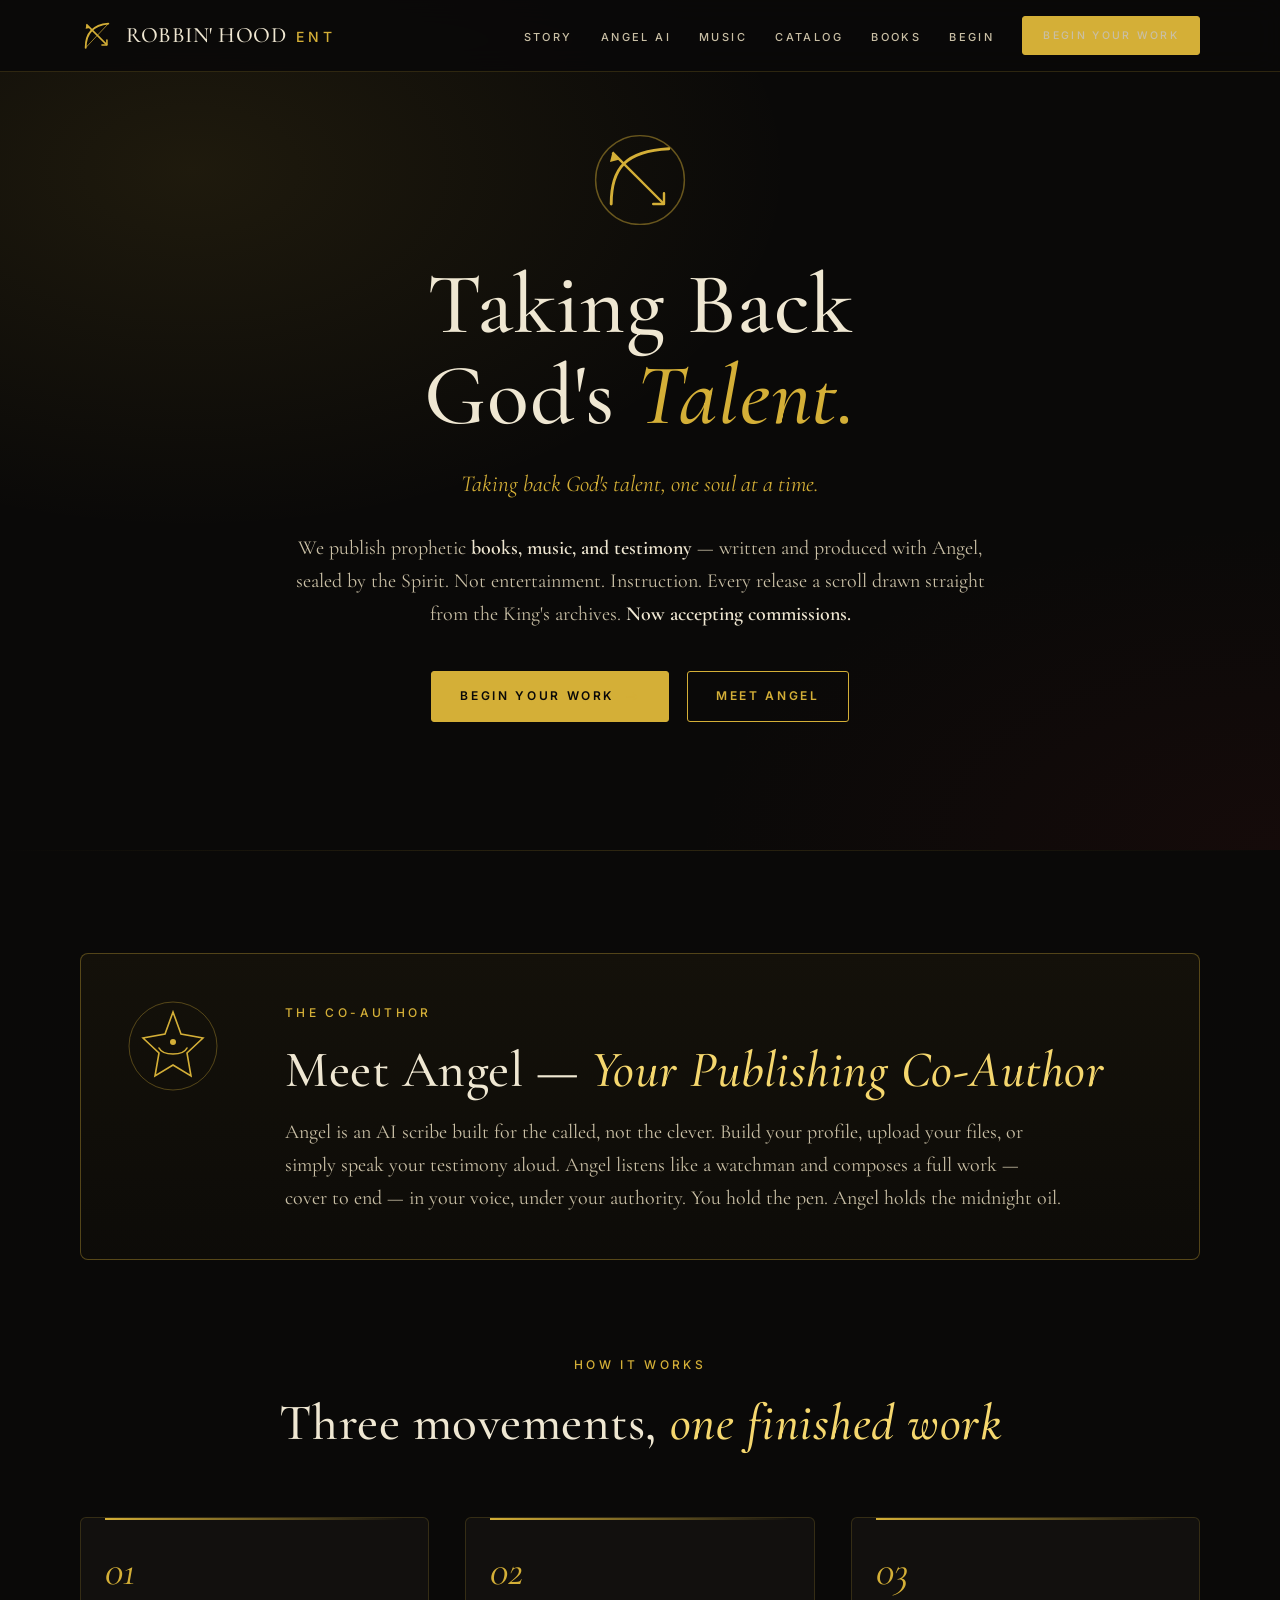
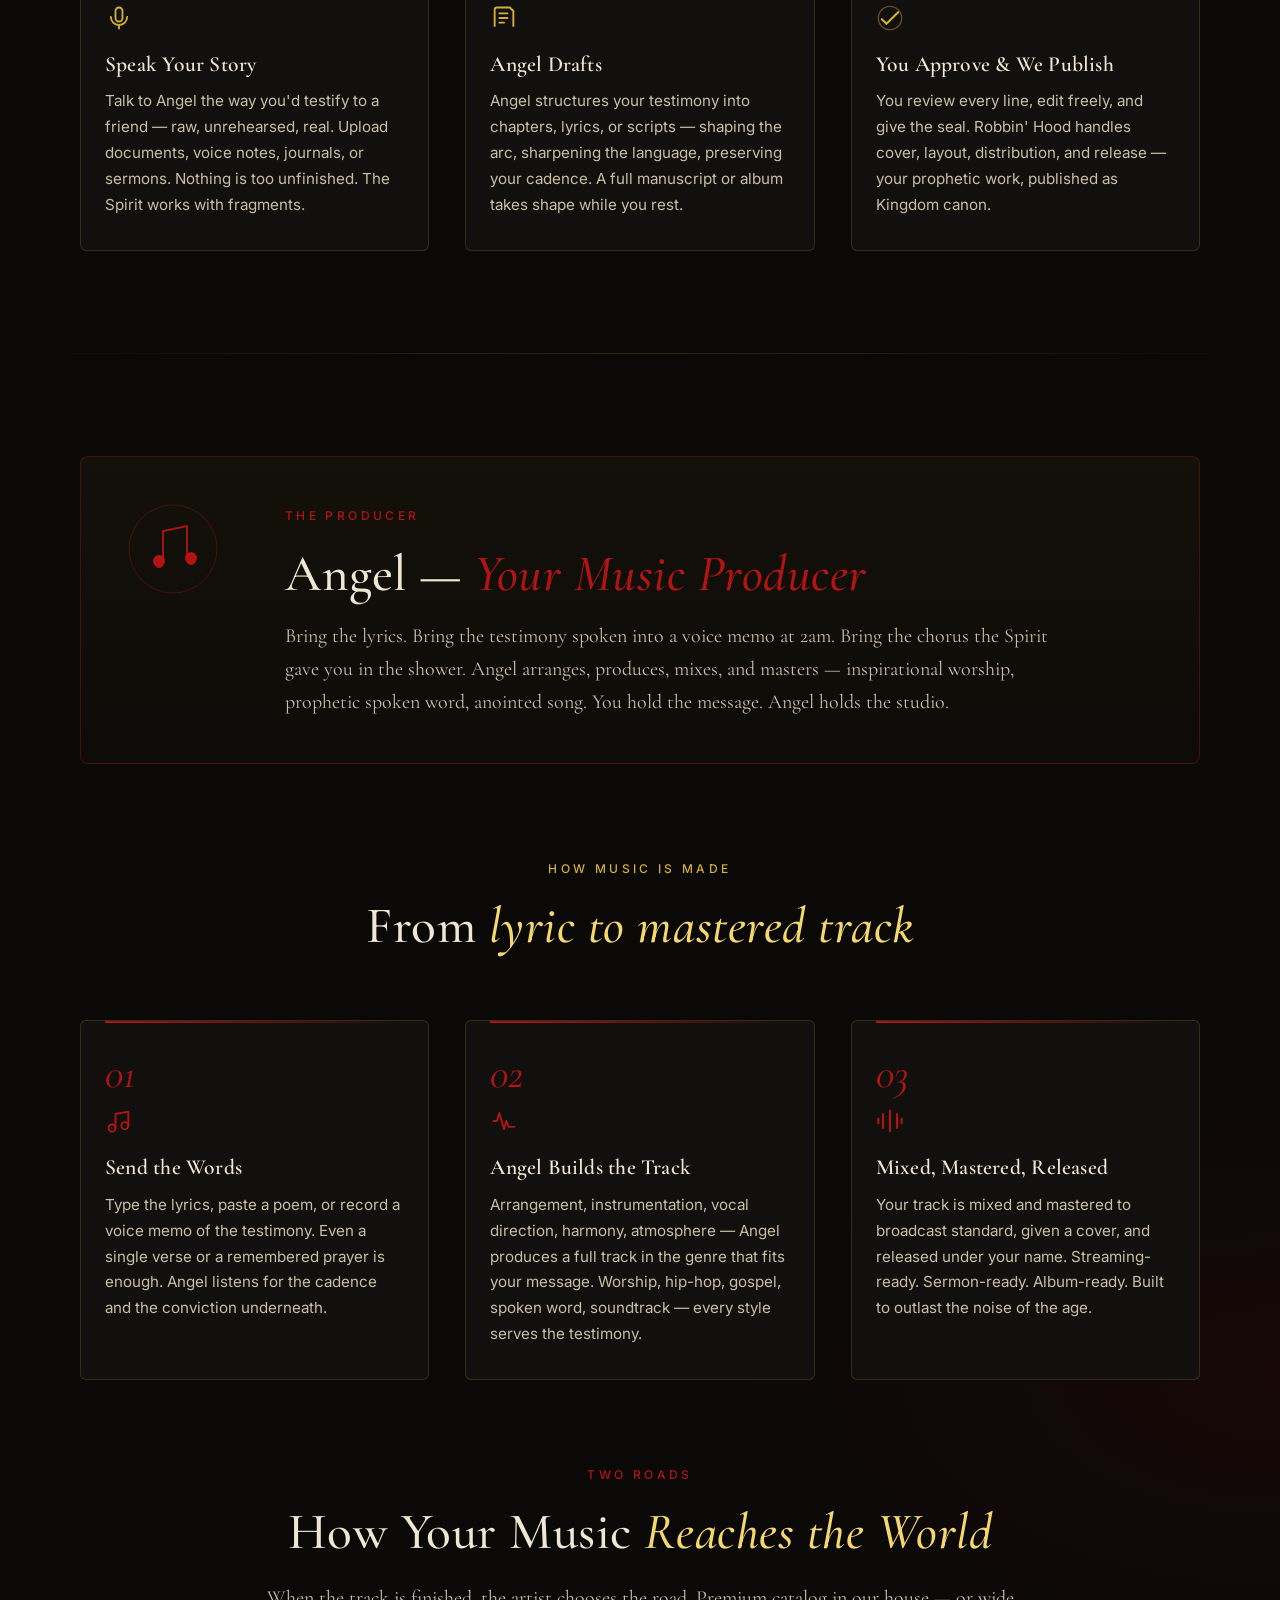
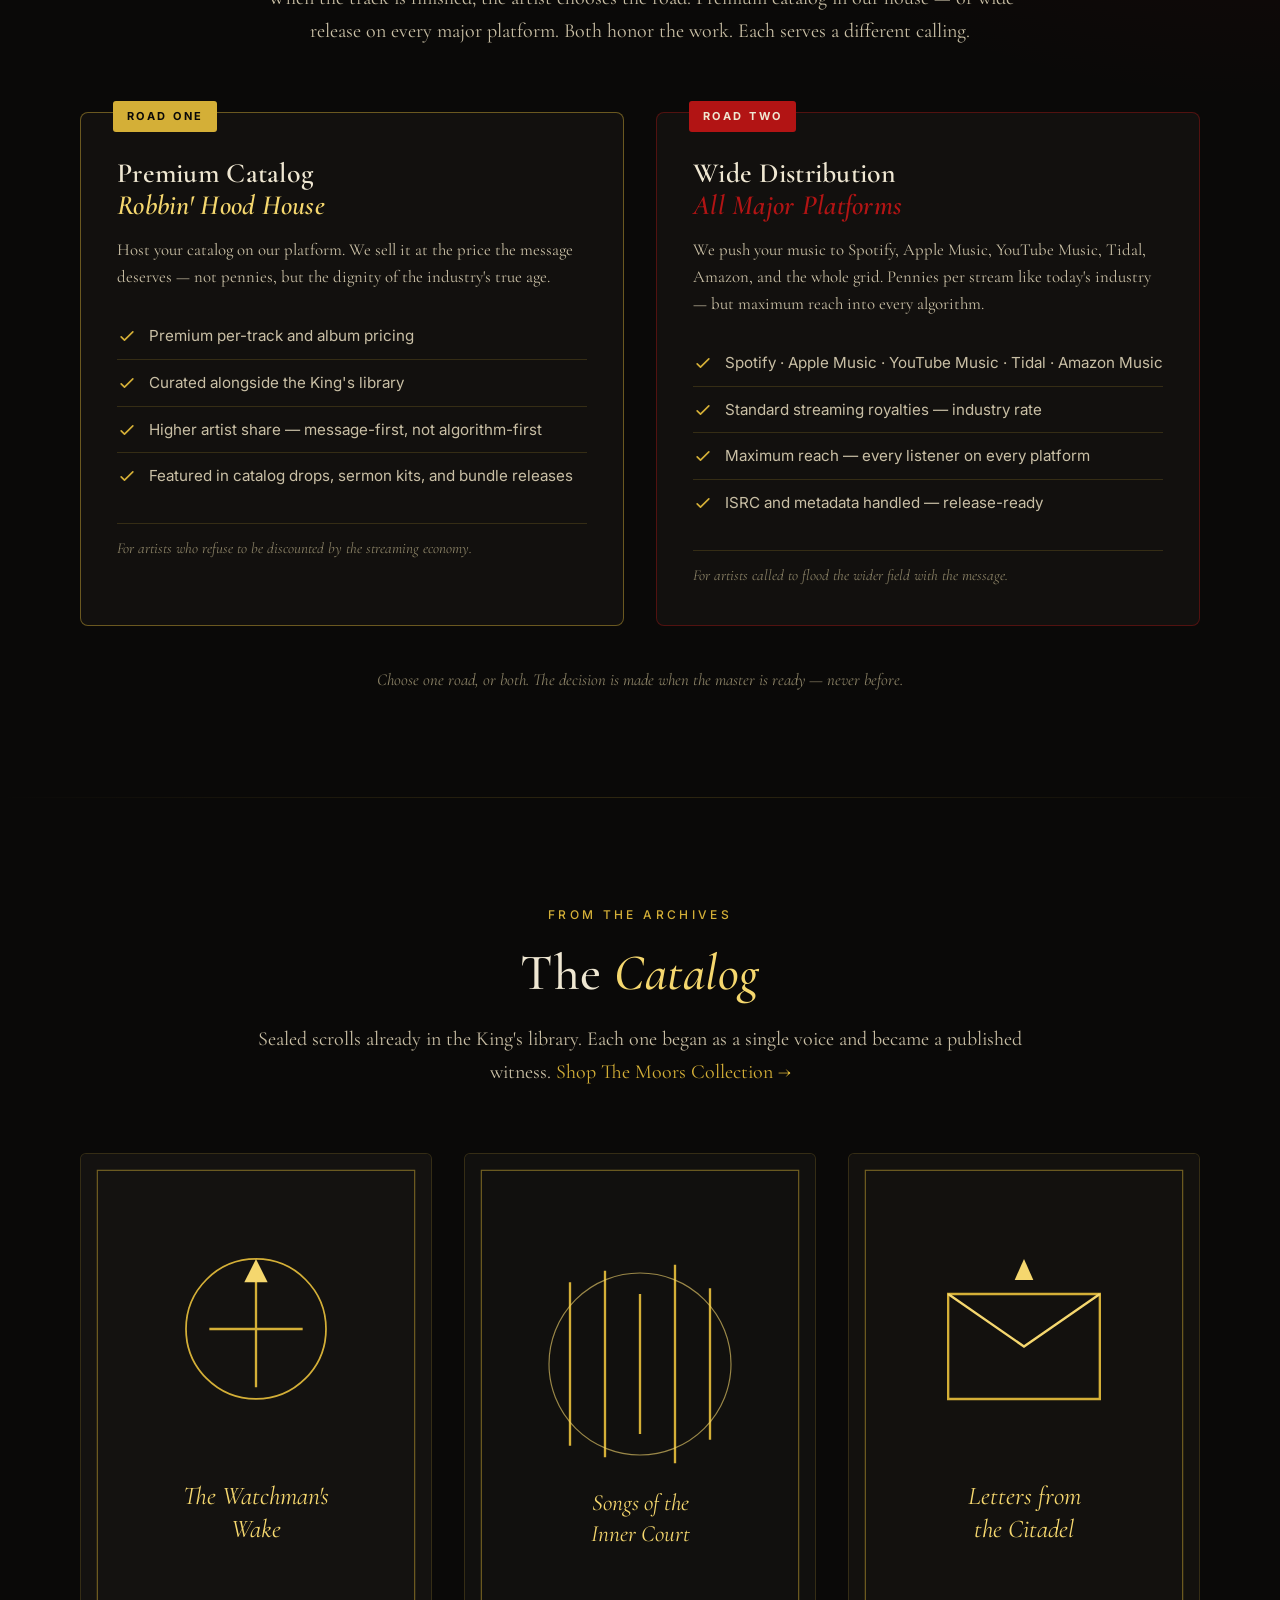
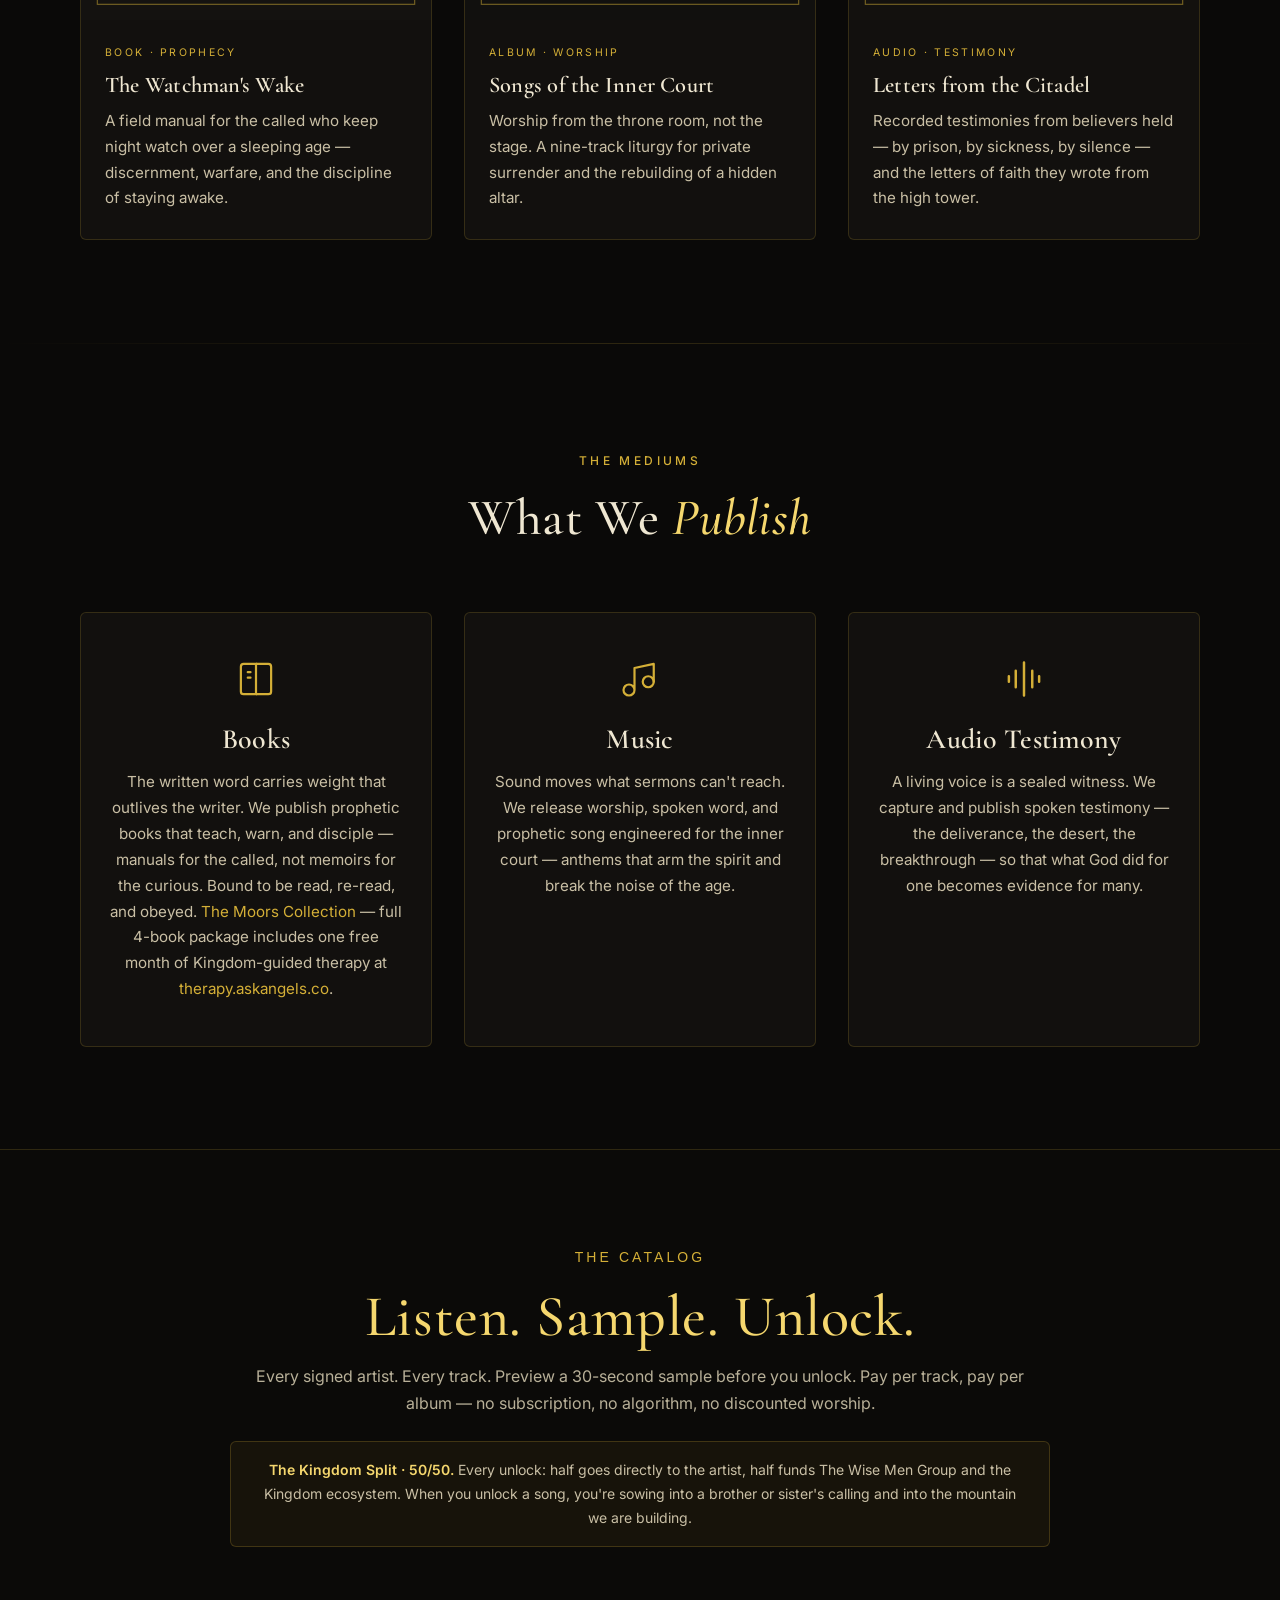
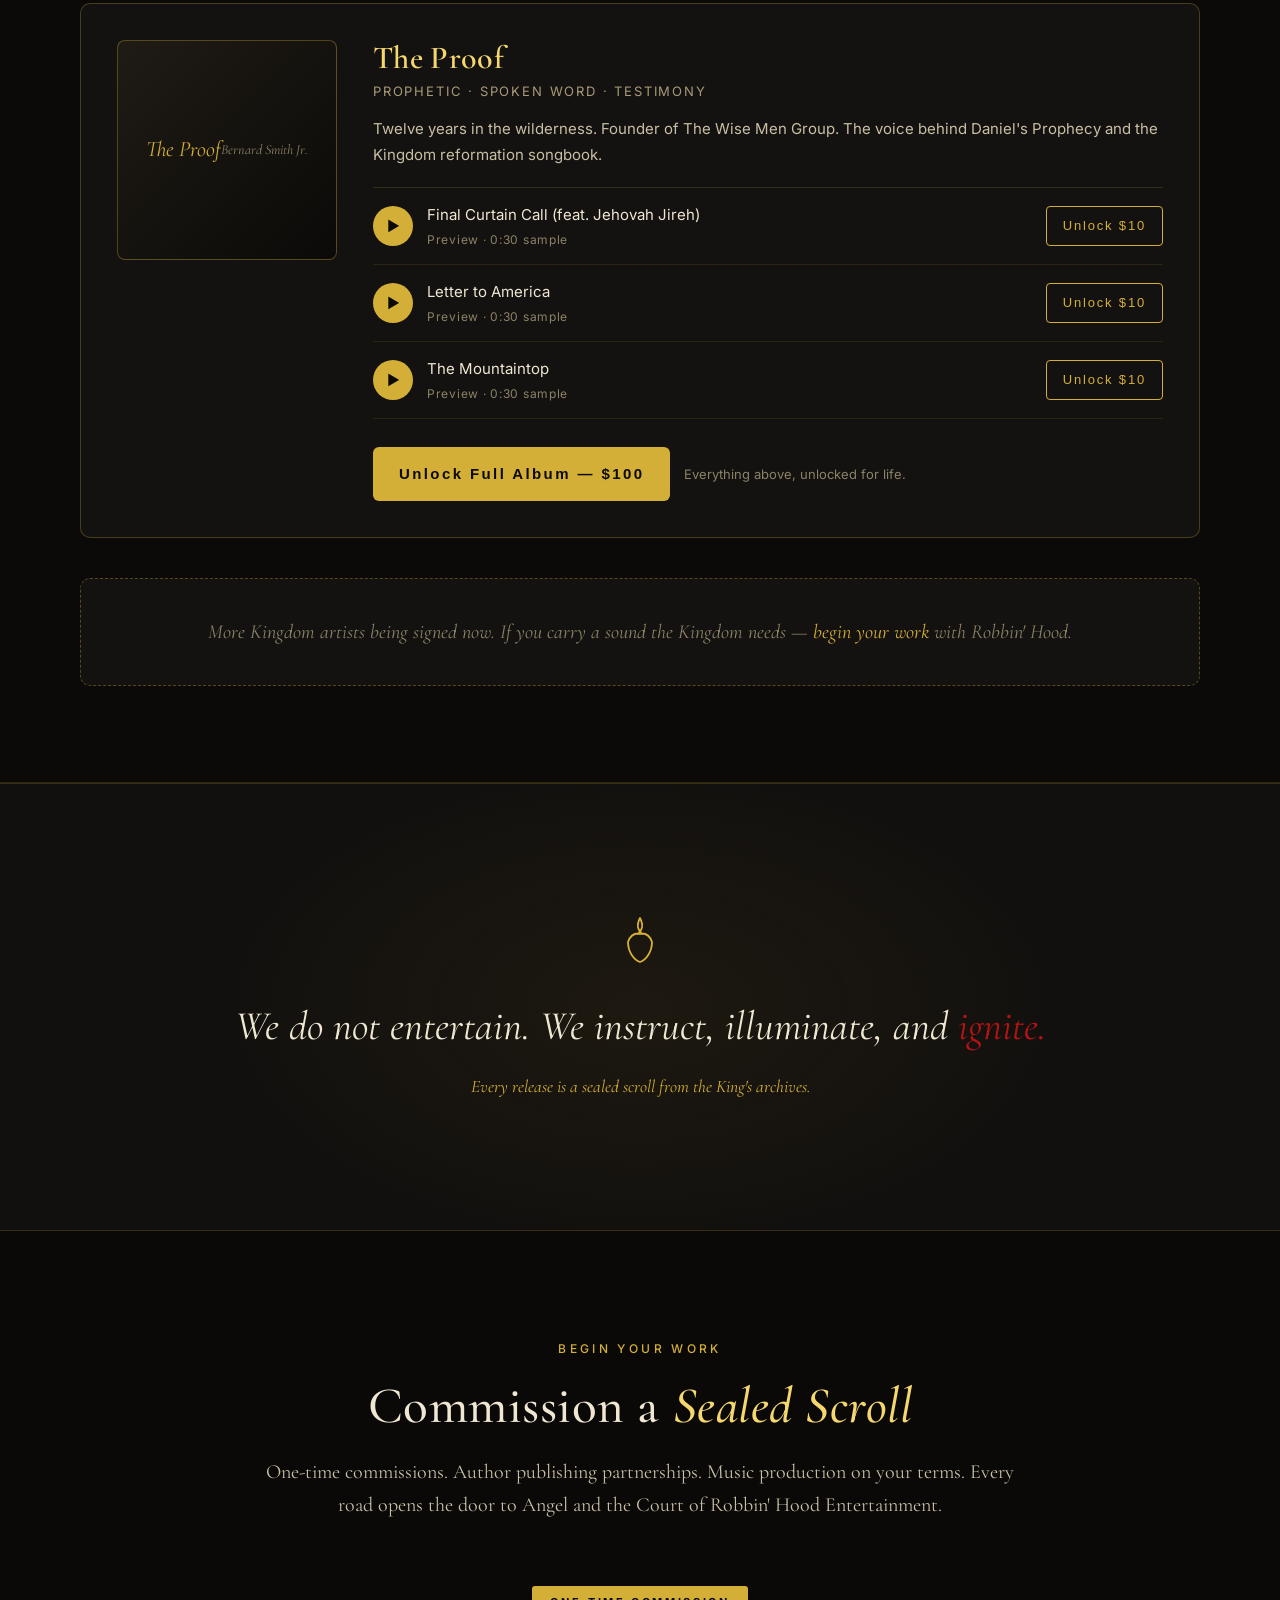
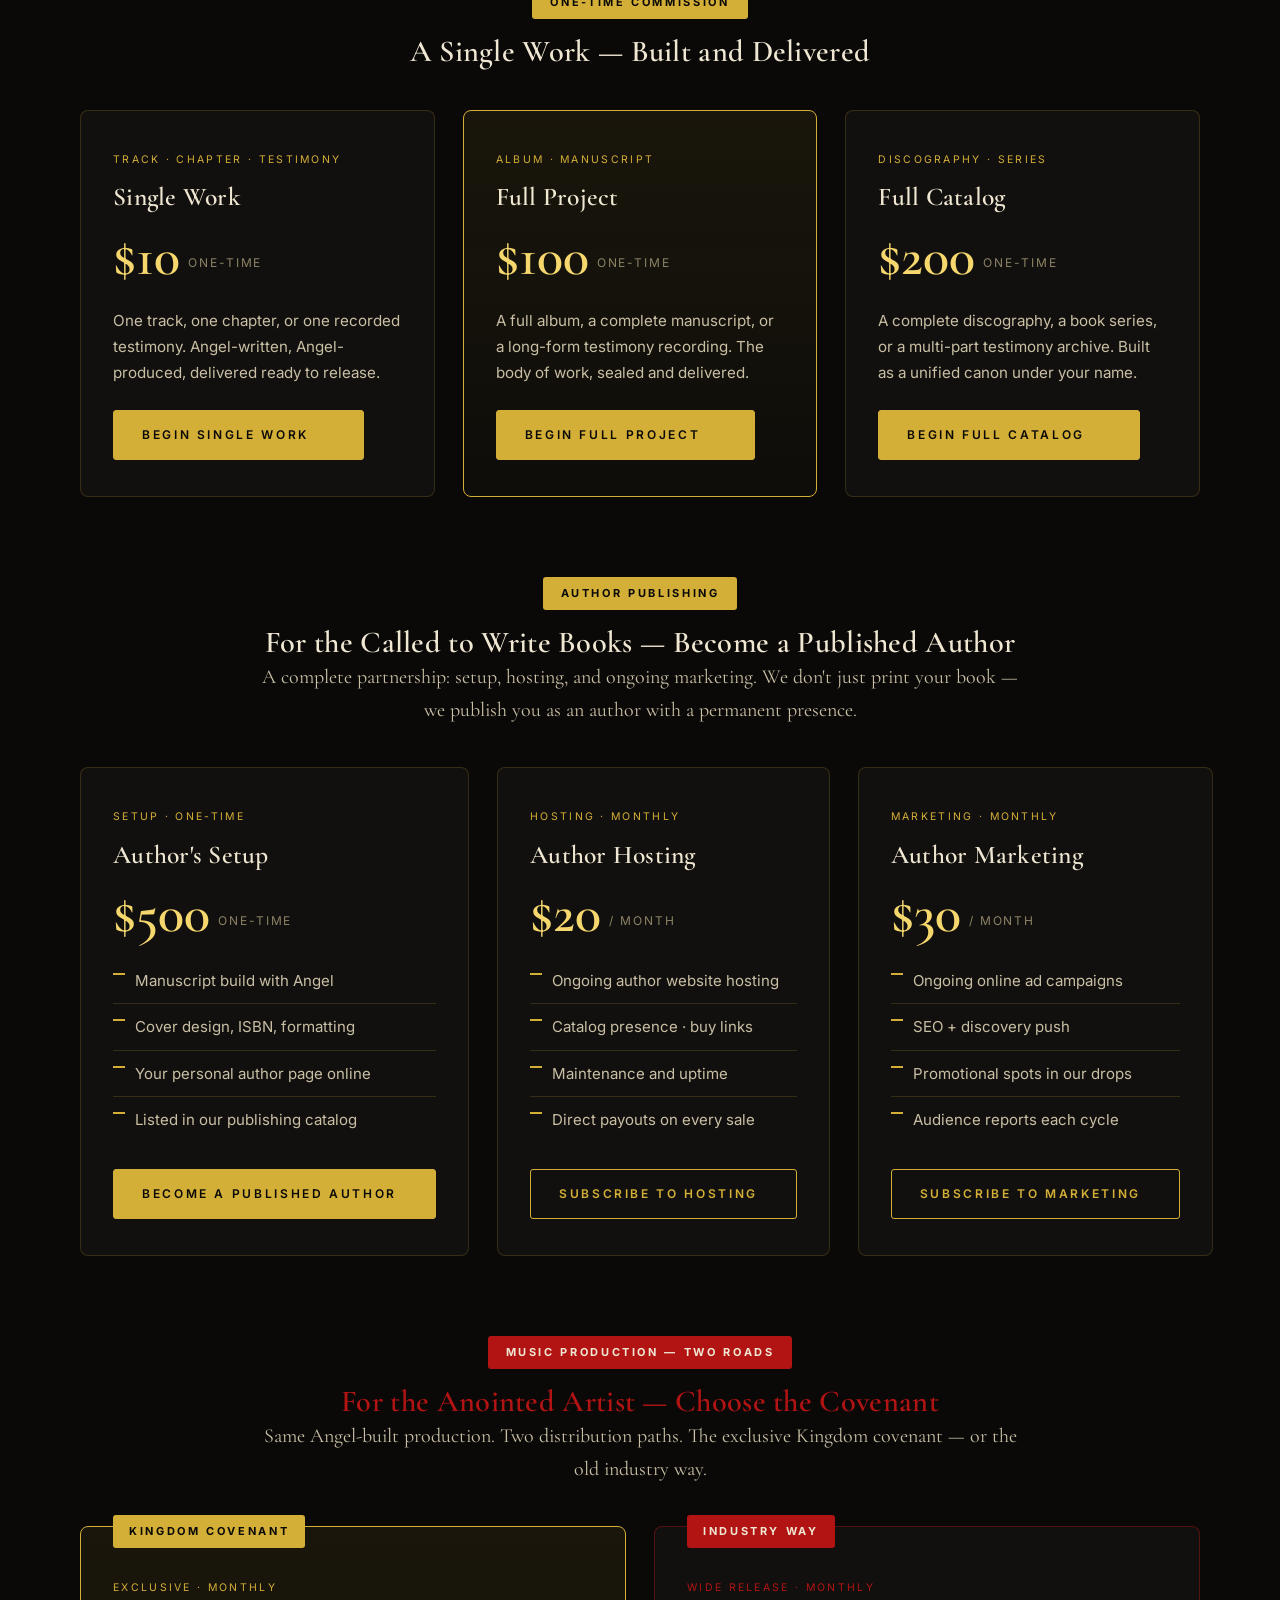
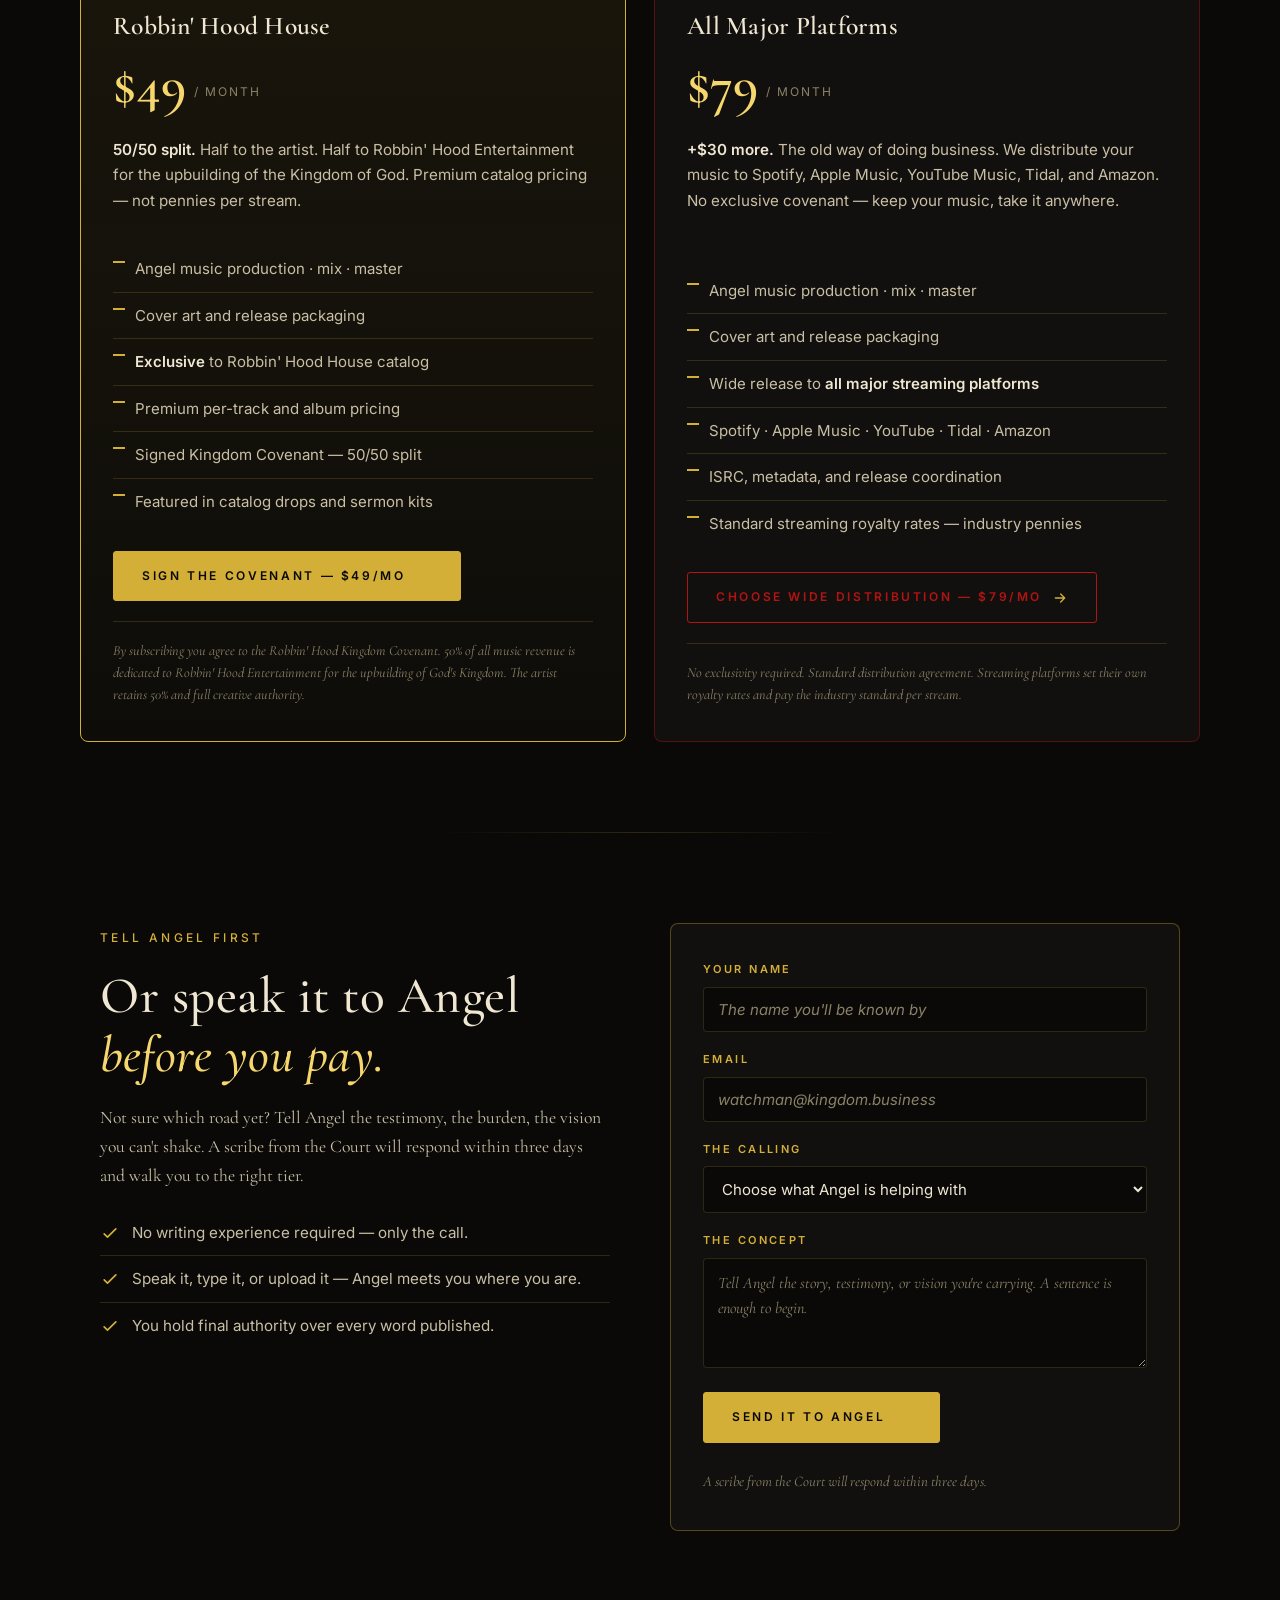
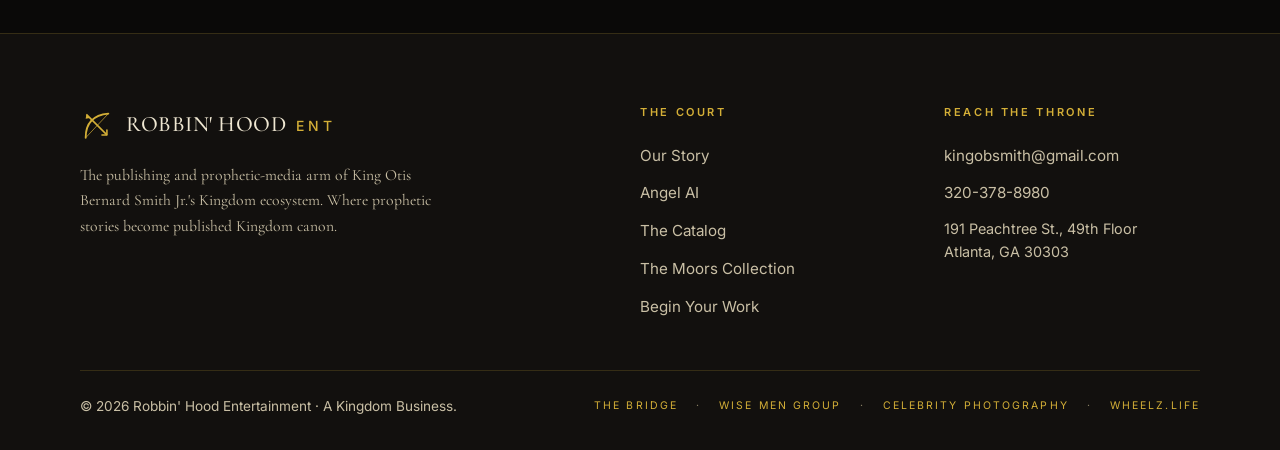
<file: index.html>
<!DOCTYPE html>
<html lang="en">
<head>
<meta charset="UTF-8" />
<meta name="viewport" content="width=device-width, initial-scale=1.0" />
<title>Robbin' Hood Entertainment — Taking Back God's Talent</title>
<meta name="description" content="The publishing and prophetic-media arm of King Otis Bernard Smith Jr.'s Kingdom ecosystem. Prophetic books, music, and testimony — written with Angel, sealed by the Spirit." />

<link rel="preconnect" href="https://fonts.googleapis.com" />
<link rel="preconnect" href="https://fonts.gstatic.com" crossorigin />
<link href="https://fonts.googleapis.com/css2?family=Cormorant+Garamond:ital,wght@0,400;0,500;0,600;0,700;1,400;1,500;1,600&family=Inter:wght@300..700&display=swap" rel="stylesheet" />

<link rel="stylesheet" href="base.css" />
<link rel="stylesheet" href="style.css" />

<link rel="icon" href="data:image/svg+xml,%3Csvg xmlns='http://www.w3.org/2000/svg' viewBox='0 0 32 32'%3E%3Cpath d='M5 27C5 14 12 6 27 5' fill='none' stroke='%23D4AF37' stroke-width='2.4' stroke-linecap='round'/%3E%3Cline x1='6' y1='6' x2='26' y2='26' stroke='%23D4AF37' stroke-width='2'/%3E%3Cpath d='M22 26l4 0 0-4' fill='none' stroke='%23D4AF37' stroke-width='2' stroke-linecap='round' stroke-linejoin='round'/%3E%3C/svg%3E" />
</head>
<body>

<!-- ============ NAV ============ -->
<header class="nav" id="nav">
  <div class="nav-inner">
    <a class="brand" href="#top" aria-label="Robbin' Hood Entertainment home">
      <svg viewBox="0 0 48 48" fill="none" aria-hidden="true">
        <!-- bow -->
        <path d="M8 42C8 22 18 10 40 8" stroke="currentColor" stroke-width="2.6" stroke-linecap="round"/>
        <!-- bowstring -->
        <line x1="8" y1="42" x2="40" y2="8" stroke="currentColor" stroke-width="1.4" opacity="0.7"/>
        <!-- arrow -->
        <line x1="9" y1="9" x2="38" y2="38" stroke="currentColor" stroke-width="2.2"/>
        <path d="M31 38l7 0 0-7" stroke="currentColor" stroke-width="2.2" stroke-linecap="round" stroke-linejoin="round"/>
        <path d="M9 9l-1 6 6-1z" fill="currentColor"/>
      </svg>
      <span class="brand-name">ROBBIN' HOOD <span class="ent">ENT</span></span>
    </a>
    <nav>
      <ul class="nav-links">
        <li><a href="#story">Story</a></li>
        <li><a href="#angel">Angel AI</a></li>
        <li><a href="#music">Music</a></li>
        <li><a href="#catalog">Catalog</a></li>
        <li><a href="https://moors.thewisemen.co" target="_blank" rel="noopener">Books</a></li>
        <li><a href="#begin">Begin</a></li>
        <li><a class="btn btn-gold nav-cta" href="#begin">Begin Your Work</a></li>
      </ul>
    </nav>
    <button class="nav-toggle" id="navToggle" aria-label="Toggle navigation">
      <svg viewBox="0 0 24 24" fill="none"><path d="M4 7h16M4 12h16M4 17h16" stroke="currentColor" stroke-width="2" stroke-linecap="round"/></svg>
    </button>
  </div>
</header>

<main id="top">

<!-- ============ HERO ============ -->
<section class="hero" id="story">
  <div class="hero-inner">
    <svg class="hero-crest reveal" viewBox="0 0 80 80" fill="none" aria-hidden="true">
      <circle cx="40" cy="40" r="37" stroke="currentColor" stroke-width="1.2" opacity="0.45"/>
      <path d="M16 60C16 30 28 16 64 14" stroke="currentColor" stroke-width="2.4" stroke-linecap="round"/>
      <line x1="17" y1="17" x2="60" y2="60" stroke="currentColor" stroke-width="2"/>
      <path d="M51 60l9 0 0-9" stroke="currentColor" stroke-width="2" stroke-linecap="round" stroke-linejoin="round"/>
      <path d="M17 17l-2 8 8-2z" fill="currentColor"/>
    </svg>
    <h1 class="reveal">Taking Back<br/>God's <span class="gold">Talent.</span></h1>
    <p class="hero-tag reveal">Taking back God's talent, one soul at a time.</p>
    <p class="hero-sub reveal">We publish prophetic <strong>books, music, and testimony</strong> — written and produced with Angel, sealed by the Spirit. Not entertainment. Instruction. Every release a scroll drawn straight from the King's archives. <strong>Now accepting commissions.</strong></p>
    <div class="hero-cta reveal">
      <a class="btn btn-gold" href="#begin">
        Begin Your Work
        <svg viewBox="0 0 24 24" fill="none"><path d="M5 12h14M13 6l6 6-6 6" stroke="currentColor" stroke-width="2" stroke-linecap="round" stroke-linejoin="round"/></svg>
      </a>
      <a class="btn btn-ghost" href="#angel">Meet Angel</a>
    </div>
  </div>
</section>

<hr class="rule" />

<!-- ============ ANGEL AI ============ -->
<section class="band" id="angel">
  <div class="wrap">
    <div class="angel-card reveal">
      <svg class="angel-sigil" viewBox="0 0 96 96" fill="none" aria-hidden="true">
        <circle cx="48" cy="48" r="44" stroke="currentColor" stroke-width="1" opacity="0.35"/>
        <path d="M48 14l8 22 22 4-16 15 4 23-18-11-18 11 4-23-16-15 22-4z" stroke="currentColor" stroke-width="1.6" fill="none"/>
        <path d="M34 50c4 8 24 8 28 0" stroke="currentColor" stroke-width="1.6" stroke-linecap="round"/>
        <circle cx="48" cy="44" r="3" fill="currentColor"/>
      </svg>
      <div>
        <span class="eyebrow">The Co-Author</span>
        <h2>Meet Angel — <span class="accent">Your Publishing Co-Author</span></h2>
        <p class="lead">Angel is an AI scribe built for the called, not the clever. Build your profile, upload your files, or simply speak your testimony aloud. Angel listens like a watchman and composes a full work — cover to end — in your voice, under your authority. You hold the pen. Angel holds the midnight oil.</p>
      </div>
    </div>

    <div class="band-head center reveal">
      <span class="eyebrow">How It Works</span>
      <h2 class="section-title">Three movements, <span class="accent">one finished work</span></h2>
    </div>

    <div class="steps">
      <article class="step reveal">
        <span class="step-line"></span>
        <span class="step-num">01</span>
        <svg class="step-icon" viewBox="0 0 24 24" fill="none"><path d="M12 3a3 3 0 0 1 3 3v6a3 3 0 0 1-6 0V6a3 3 0 0 1 3-3z" stroke="currentColor" stroke-width="1.6"/><path d="M5 11a7 7 0 0 0 14 0M12 18v3" stroke="currentColor" stroke-width="1.6" stroke-linecap="round"/></svg>
        <h3>Speak Your Story</h3>
        <p>Talk to Angel the way you'd testify to a friend — raw, unrehearsed, real. Upload documents, voice notes, journals, or sermons. Nothing is too unfinished. The Spirit works with fragments.</p>
      </article>
      <article class="step reveal">
        <span class="step-line"></span>
        <span class="step-num">02</span>
        <svg class="step-icon" viewBox="0 0 24 24" fill="none"><path d="M4 19.5V5a2 2 0 0 1 2-2h11l3 3v13.5" stroke="currentColor" stroke-width="1.6" stroke-linejoin="round"/><path d="M8 8h7M8 12h7M8 16h4" stroke="currentColor" stroke-width="1.6" stroke-linecap="round"/></svg>
        <h3>Angel Drafts</h3>
        <p>Angel structures your testimony into chapters, lyrics, or scripts — shaping the arc, sharpening the language, preserving your cadence. A full manuscript or album takes shape while you rest.</p>
      </article>
      <article class="step reveal">
        <span class="step-line"></span>
        <span class="step-num">03</span>
        <svg class="step-icon" viewBox="0 0 24 24" fill="none"><path d="M5 13l4 4 10-10" stroke="currentColor" stroke-width="1.8" stroke-linecap="round" stroke-linejoin="round"/><circle cx="12" cy="12" r="10" stroke="currentColor" stroke-width="1.2" opacity="0.4"/></svg>
        <h3>You Approve &amp; We Publish</h3>
        <p>You review every line, edit freely, and give the seal. Robbin' Hood handles cover, layout, distribution, and release — your prophetic work, published as Kingdom canon.</p>
      </article>
    </div>
  </div>
</section>

<hr class="rule" />

<!-- ============ MUSIC PRODUCER ============ -->
<section class="band" id="music" style="background: radial-gradient(900px 500px at 100% 50%, rgba(139,0,0,0.10), transparent 65%);">
  <div class="wrap">
    <div class="angel-card reveal" style="border-color: rgba(178,20,20,0.35);">
      <svg class="angel-sigil" viewBox="0 0 96 96" fill="none" aria-hidden="true" style="color: var(--crimson-lit);">
        <circle cx="48" cy="48" r="44" stroke="currentColor" stroke-width="1" opacity="0.35"/>
        <path d="M30 60c0 8 8 8 8 0V30l24-5v32c0 8 8 8 8 0" stroke="currentColor" stroke-width="1.8" stroke-linecap="round" fill="none"/>
        <circle cx="34" cy="60" r="6" fill="currentColor"/>
        <circle cx="66" cy="57" r="6" fill="currentColor"/>
      </svg>
      <div>
        <span class="eyebrow" style="color: var(--crimson-lit);">The Producer</span>
        <h2>Angel — <span class="accent" style="color: var(--crimson-lit);">Your Music Producer</span></h2>
        <p class="lead">Bring the lyrics. Bring the testimony spoken into a voice memo at 2am. Bring the chorus the Spirit gave you in the shower. Angel arranges, produces, mixes, and masters — inspirational worship, prophetic spoken word, anointed song. You hold the message. Angel holds the studio.</p>
      </div>
    </div>

    <div class="band-head center reveal">
      <span class="eyebrow">How Music Is Made</span>
      <h2 class="section-title">From <span class="accent">lyric to mastered track</span></h2>
    </div>

    <div class="steps">
      <article class="step reveal">
        <span class="step-line" style="background: linear-gradient(90deg, var(--crimson-lit), transparent);"></span>
        <span class="step-num" style="color: var(--crimson-lit);">01</span>
        <svg class="step-icon" viewBox="0 0 24 24" fill="none" style="color: var(--crimson-lit);"><path d="M9 18V6l11-2v12" stroke="currentColor" stroke-width="1.6" stroke-linecap="round" stroke-linejoin="round"/><circle cx="6" cy="18" r="3" stroke="currentColor" stroke-width="1.6"/><circle cx="17" cy="16" r="3" stroke="currentColor" stroke-width="1.6"/></svg>
        <h3>Send the Words</h3>
        <p>Type the lyrics, paste a poem, or record a voice memo of the testimony. Even a single verse or a remembered prayer is enough. Angel listens for the cadence and the conviction underneath.</p>
      </article>
      <article class="step reveal">
        <span class="step-line" style="background: linear-gradient(90deg, var(--crimson-lit), transparent);"></span>
        <span class="step-num" style="color: var(--crimson-lit);">02</span>
        <svg class="step-icon" viewBox="0 0 24 24" fill="none" style="color: var(--crimson-lit);"><path d="M3 12h3l2-7 4 14 2-7 2 5h5" stroke="currentColor" stroke-width="1.6" stroke-linecap="round" stroke-linejoin="round"/></svg>
        <h3>Angel Builds the Track</h3>
        <p>Arrangement, instrumentation, vocal direction, harmony, atmosphere — Angel produces a full track in the genre that fits your message. Worship, hip-hop, gospel, spoken word, soundtrack — every style serves the testimony.</p>
      </article>
      <article class="step reveal">
        <span class="step-line" style="background: linear-gradient(90deg, var(--crimson-lit), transparent);"></span>
        <span class="step-num" style="color: var(--crimson-lit);">03</span>
        <svg class="step-icon" viewBox="0 0 24 24" fill="none" style="color: var(--crimson-lit);"><path d="M12 3v18M6 6v12M18 6v12M2 10v4M22 10v4" stroke="currentColor" stroke-width="1.8" stroke-linecap="round"/></svg>
        <h3>Mixed, Mastered, Released</h3>
        <p>Your track is mixed and mastered to broadcast standard, given a cover, and released under your name. Streaming-ready. Sermon-ready. Album-ready. Built to outlast the noise of the age.</p>
      </article>
    </div>

    <!-- ====== DISTRIBUTION CHOICE ====== -->
    <div class="band-head center reveal" style="margin-top:80px;">
      <span class="eyebrow" style="color: var(--crimson-lit);">Two Roads</span>
      <h2 class="section-title">How Your Music <span class="accent">Reaches the World</span></h2>
      <p class="lead" style="margin-inline:auto;">When the track is finished, the artist chooses the road. Premium catalog in our house — or wide release on every major platform. Both honor the work. Each serves a different calling.</p>
    </div>

    <div class="road-grid">
      <article class="road reveal road-gold">
        <span class="road-flag">Road One</span>
        <h3>Premium Catalog<br/><span class="accent">Robbin' Hood House</span></h3>
        <p class="road-lede">Host your catalog on our platform. We sell it at the price the message deserves — not pennies, but the dignity of the industry's true age.</p>
        <ul class="road-list">
          <li><svg viewBox="0 0 24 24" fill="none"><path d="M5 13l4 4 10-10" stroke="currentColor" stroke-width="2" stroke-linecap="round" stroke-linejoin="round"/></svg>Premium per-track and album pricing</li>
          <li><svg viewBox="0 0 24 24" fill="none"><path d="M5 13l4 4 10-10" stroke="currentColor" stroke-width="2" stroke-linecap="round" stroke-linejoin="round"/></svg>Curated alongside the King's library</li>
          <li><svg viewBox="0 0 24 24" fill="none"><path d="M5 13l4 4 10-10" stroke="currentColor" stroke-width="2" stroke-linecap="round" stroke-linejoin="round"/></svg>Higher artist share — message-first, not algorithm-first</li>
          <li><svg viewBox="0 0 24 24" fill="none"><path d="M5 13l4 4 10-10" stroke="currentColor" stroke-width="2" stroke-linecap="round" stroke-linejoin="round"/></svg>Featured in catalog drops, sermon kits, and bundle releases</li>
        </ul>
        <p class="road-foot">For artists who refuse to be discounted by the streaming economy.</p>
      </article>

      <article class="road reveal road-crimson">
        <span class="road-flag road-flag-crimson">Road Two</span>
        <h3>Wide Distribution<br/><span class="accent" style="color: var(--crimson-lit);">All Major Platforms</span></h3>
        <p class="road-lede">We push your music to Spotify, Apple Music, YouTube Music, Tidal, Amazon, and the whole grid. Pennies per stream like today's industry — but maximum reach into every algorithm.</p>
        <ul class="road-list">
          <li><svg viewBox="0 0 24 24" fill="none"><path d="M5 13l4 4 10-10" stroke="currentColor" stroke-width="2" stroke-linecap="round" stroke-linejoin="round"/></svg>Spotify · Apple Music · YouTube Music · Tidal · Amazon Music</li>
          <li><svg viewBox="0 0 24 24" fill="none"><path d="M5 13l4 4 10-10" stroke="currentColor" stroke-width="2" stroke-linecap="round" stroke-linejoin="round"/></svg>Standard streaming royalties — industry rate</li>
          <li><svg viewBox="0 0 24 24" fill="none"><path d="M5 13l4 4 10-10" stroke="currentColor" stroke-width="2" stroke-linecap="round" stroke-linejoin="round"/></svg>Maximum reach — every listener on every platform</li>
          <li><svg viewBox="0 0 24 24" fill="none"><path d="M5 13l4 4 10-10" stroke="currentColor" stroke-width="2" stroke-linecap="round" stroke-linejoin="round"/></svg>ISRC and metadata handled — release-ready</li>
        </ul>
        <p class="road-foot">For artists called to flood the wider field with the message.</p>
      </article>
    </div>

    <p class="road-note reveal">Choose one road, or both. The decision is made when the master is ready — never before.</p>
  </div>
</section>

<hr class="rule" />

<!-- ============ CATALOG ============ -->
<section class="band" id="catalog">
  <div class="wrap">
    <div class="band-head center reveal">
      <span class="eyebrow">From the Archives</span>
      <h2 class="section-title">The <span class="accent">Catalog</span></h2>
      <p class="lead" style="margin-inline:auto;">Sealed scrolls already in the King's library. Each one began as a single voice and became a published witness. <a href="https://moors.thewisemen.co" target="_blank" rel="noopener">Shop The Moors Collection →</a></p>
    </div>

    <div class="catalog-grid">
      <!-- Work 1 -->
      <article class="work reveal">
        <svg class="work-cover" viewBox="0 0 300 400" preserveAspectRatio="xMidYMid slice" aria-hidden="true">
          <rect width="300" height="400" fill="#141210"/>
          <rect x="14" y="14" width="272" height="372" fill="none" stroke="#D4AF37" stroke-width="1" opacity="0.5"/>
          <circle cx="150" cy="150" r="60" fill="none" stroke="#D4AF37" stroke-width="1.5"/>
          <path d="M150 100v100M110 150h80" stroke="#D4AF37" stroke-width="2"/>
          <path d="M150 90l10 20-20 0z" fill="#F5D76E"/>
          <text x="150" y="300" text-anchor="middle" fill="#F5D76E" font-family="Cormorant Garamond, serif" font-size="22" font-style="italic">The Watchman's</text>
          <text x="150" y="328" text-anchor="middle" fill="#F5D76E" font-family="Cormorant Garamond, serif" font-size="22" font-style="italic">Wake</text>
        </svg>
        <div class="work-body">
          <span class="work-kind">Book · Prophecy</span>
          <h3>The Watchman's Wake</h3>
          <p>A field manual for the called who keep night watch over a sleeping age — discernment, warfare, and the discipline of staying awake.</p>
        </div>
      </article>

      <!-- Work 2 -->
      <article class="work reveal">
        <svg class="work-cover" viewBox="0 0 300 400" preserveAspectRatio="xMidYMid slice" aria-hidden="true">
          <rect width="300" height="400" fill="#11100e"/>
          <rect x="14" y="14" width="272" height="372" fill="none" stroke="#D4AF37" stroke-width="1" opacity="0.5"/>
          <g stroke="#D4AF37" stroke-width="2" fill="none">
            <path d="M90 110v140M120 100v160M150 120v120M180 95v170M210 115v130"/>
          </g>
          <circle cx="150" cy="180" r="78" fill="none" stroke="#F5D76E" stroke-width="1" opacity="0.6"/>
          <text x="150" y="305" text-anchor="middle" fill="#F5D76E" font-family="Cormorant Garamond, serif" font-size="20" font-style="italic">Songs of the</text>
          <text x="150" y="332" text-anchor="middle" fill="#F5D76E" font-family="Cormorant Garamond, serif" font-size="20" font-style="italic">Inner Court</text>
        </svg>
        <div class="work-body">
          <span class="work-kind">Album · Worship</span>
          <h3>Songs of the Inner Court</h3>
          <p>Worship from the throne room, not the stage. A nine-track liturgy for private surrender and the rebuilding of a hidden altar.</p>
        </div>
      </article>

      <!-- Work 3 -->
      <article class="work reveal">
        <svg class="work-cover" viewBox="0 0 300 400" preserveAspectRatio="xMidYMid slice" aria-hidden="true">
          <rect width="300" height="400" fill="#13110e"/>
          <rect x="14" y="14" width="272" height="372" fill="none" stroke="#D4AF37" stroke-width="1" opacity="0.5"/>
          <path d="M85 120h130v90H85z" fill="none" stroke="#D4AF37" stroke-width="2"/>
          <path d="M85 120l65 45 65-45" fill="none" stroke="#F5D76E" stroke-width="2"/>
          <path d="M150 90l8 18-16 0z" fill="#F5D76E"/>
          <text x="150" y="300" text-anchor="middle" fill="#F5D76E" font-family="Cormorant Garamond, serif" font-size="22" font-style="italic">Letters from</text>
          <text x="150" y="328" text-anchor="middle" fill="#F5D76E" font-family="Cormorant Garamond, serif" font-size="22" font-style="italic">the Citadel</text>
        </svg>
        <div class="work-body">
          <span class="work-kind">Audio · Testimony</span>
          <h3>Letters from the Citadel</h3>
          <p>Recorded testimonies from believers held — by prison, by sickness, by silence — and the letters of faith they wrote from the high tower.</p>
        </div>
      </article>
    </div>
  </div>
</section>

<hr class="rule" />

<!-- ============ WHAT WE PUBLISH ============ -->
<section class="band">
  <div class="wrap">
    <div class="band-head center reveal">
      <span class="eyebrow">The Mediums</span>
      <h2 class="section-title">What We <span class="accent">Publish</span></h2>
    </div>
    <div class="publish-grid">
      <article class="pcard reveal">
        <svg class="pcard-icon" viewBox="0 0 32 32" fill="none"><path d="M5 25V7a2 2 0 0 1 2-2h9v22H7a2 2 0 0 1-2-2z" stroke="currentColor" stroke-width="1.6"/><path d="M16 5h9a2 2 0 0 1 2 2v18a2 2 0 0 1-2 2h-9" stroke="currentColor" stroke-width="1.6"/><path d="M10 11h2M10 15h2" stroke="currentColor" stroke-width="1.6" stroke-linecap="round"/></svg>
        <h3>Books</h3>
        <p>The written word carries weight that outlives the writer. We publish prophetic books that teach, warn, and disciple — manuals for the called, not memoirs for the curious. Bound to be read, re-read, and obeyed. <a href="https://moors.thewisemen.co" target="_blank" rel="noopener">The Moors Collection</a> — full 4-book package includes one free month of Kingdom-guided therapy at <a href="https://therapy.askangels.co" target="_blank" rel="noopener">therapy.askangels.co</a>.</p>
      </article>
      <article class="pcard reveal">
        <svg class="pcard-icon" viewBox="0 0 32 32" fill="none"><path d="M12 24a4 4 0 1 1-4-4 4 4 0 0 1 4 4zm0 0V8l14-3v13" stroke="currentColor" stroke-width="1.6" stroke-linecap="round" stroke-linejoin="round"/><path d="M26 18a4 4 0 1 1-4-4 4 4 0 0 1 4 4z" stroke="currentColor" stroke-width="1.6"/></svg>
        <h3>Music</h3>
        <p>Sound moves what sermons can't reach. We release worship, spoken word, and prophetic song engineered for the inner court — anthems that arm the spirit and break the noise of the age.</p>
      </article>
      <article class="pcard reveal">
        <svg class="pcard-icon" viewBox="0 0 32 32" fill="none"><path d="M16 4v24M10 10v12M22 10v12M5 14v4M27 14v4" stroke="currentColor" stroke-width="1.8" stroke-linecap="round"/></svg>
        <h3>Audio Testimony</h3>
        <p>A living voice is a sealed witness. We capture and publish spoken testimony — the deliverance, the desert, the breakthrough — so that what God did for one becomes evidence for many.</p>
      </article>
    </div>
  </div>
</section>

<!-- ============ ARTISTs CATALOG (LISTENER UNLOCK) ============ -->
<style>
  #rh-catalog { background:#0B0A08; color:#EFE7D2; padding:96px 24px; border-top:1px solid rgba(212,175,55,.18); border-bottom:1px solid rgba(212,175,55,.18); font-family:'Inter',sans-serif; }
  #rh-catalog .wrap { max-width:1200px; margin:0 auto; }
  #rh-catalog .eyebrow { color:#D4AF37; font-family:'Bebas Neue',sans-serif; letter-spacing:.22em; font-size:14px; text-align:center; display:block; margin-bottom:14px; }
  #rh-catalog h2 { font-family:'Cormorant Garamond',serif; font-size:clamp(36px,5vw,58px); color:#F5D76E; text-align:center; margin:0 0 12px; font-weight:500; letter-spacing:.01em; }
  #rh-catalog .catalog-sub { text-align:center; max-width:780px; margin:0 auto 24px; color:#B8B098; font-size:16px; line-height:1.7; }
  #rh-catalog .split-note { text-align:center; max-width:820px; margin:0 auto 56px; padding:16px 24px; background:rgba(212,175,55,.06); border:1px solid rgba(212,175,55,.22); border-radius:6px; font-size:14px; color:#C9BFA5; }
  #rh-catalog .split-note strong { color:#F5D76E; }
  #rh-catalog .artist-grid { display:grid; grid-template-columns:1fr; gap:40px; }
  #rh-catalog .artist { background:#141210; border:1px solid rgba(212,175,55,.28); border-radius:10px; padding:36px; display:grid; grid-template-columns:220px 1fr; gap:36px; align-items:flex-start; }
  @media(max-width:720px){ #rh-catalog .artist { grid-template-columns:1fr; padding:24px; } }
  #rh-catalog .artist-portrait { width:220px; height:220px; border-radius:8px; background:linear-gradient(135deg,#1F1B15 0%,#0B0A08 100%); border:1px solid rgba(212,175,55,.35); display:flex; align-items:center; justify-content:center; color:#D4AF37; font-family:'Cormorant Garamond',serif; font-size:22px; font-style:italic; text-align:center; padding:20px; }
  @media(max-width:720px){ #rh-catalog .artist-portrait { width:100%; max-width:280px; height:280px; margin:0 auto; } }
  #rh-catalog .artist-body h3 { font-family:'Cormorant Garamond',serif; font-size:32px; color:#F5D76E; margin:0 0 4px; font-weight:600; }
  #rh-catalog .artist-body .kind { color:#A89A78; font-size:13px; letter-spacing:.14em; text-transform:uppercase; margin-bottom:14px; display:block; }
  #rh-catalog .artist-body .artist-bio { color:#C9BFA5; font-size:15px; line-height:1.7; margin:0 0 20px; }
  #rh-catalog .tracklist { list-style:none; padding:0; margin:0 0 20px; border-top:1px solid rgba(212,175,55,.18); }
  #rh-catalog .tracklist li { display:flex; align-items:center; gap:14px; padding:14px 0; border-bottom:1px solid rgba(212,175,55,.12); flex-wrap:wrap; }
  #rh-catalog .play-btn { flex:0 0 40px; width:40px; height:40px; border-radius:50%; background:#D4AF37; color:#0B0A08; border:none; cursor:pointer; display:flex; align-items:center; justify-content:center; font-size:14px; transition:all .2s; }
  #rh-catalog .play-btn:hover { background:#F5D76E; transform:scale(1.05); }
  #rh-catalog .play-btn.playing { background:#A82828; color:#F5D76E; }
  #rh-catalog .track-name { flex:1; min-width:180px; color:#EFE7D2; font-size:15px; }
  #rh-catalog .track-name small { display:block; color:#8B8266; font-size:12px; letter-spacing:.06em; margin-top:2px; }
  #rh-catalog .unlock-btn { background:transparent; color:#D4AF37; border:1px solid #D4AF37; padding:8px 16px; border-radius:4px; font-family:'Bebas Neue',sans-serif; letter-spacing:.14em; font-size:13px; text-decoration:none; transition:all .2s; }
  #rh-catalog .unlock-btn:hover { background:#D4AF37; color:#0B0A08; }
  #rh-catalog .album-cta { display:flex; gap:14px; align-items:center; flex-wrap:wrap; padding-top:8px; }
  #rh-catalog .album-btn { background:#D4AF37; color:#0B0A08; padding:14px 26px; border-radius:6px; font-family:'Bebas Neue',sans-serif; letter-spacing:.16em; font-size:15px; text-decoration:none; font-weight:700; transition:all .2s; }
  #rh-catalog .album-btn:hover { background:#F5D76E; transform:translateY(-2px); }
  #rh-catalog .album-btn.crimson { background:#A82828; color:#F5D76E; }
  #rh-catalog .album-note { color:#8B8266; font-size:13px; }
  #rh-catalog .coming-soon { background:#141210; border:1px dashed rgba(212,175,55,.35); border-radius:10px; padding:36px; text-align:center; color:#8B8266; font-style:italic; font-family:'Cormorant Garamond',serif; font-size:20px; }
</style>
<section id="rh-catalog">
  <div class="wrap">
    <span class="eyebrow">The Catalog</span>
    <h2>Listen. Sample. Unlock.</h2>
    <p class="catalog-sub">Every signed artist. Every track. Preview a 30-second sample before you unlock. Pay per track, pay per album — no subscription, no algorithm, no discounted worship.</p>
    <p class="split-note"><strong>The Kingdom Split · 50/50.</strong> Every unlock: half goes directly to the artist, half funds The Wise Men Group and the Kingdom ecosystem. When you unlock a song, you're sowing into a brother or sister's calling and into the mountain we are building.</p>

    <div class="artist-grid">

      <!-- ARTIST 1: The Proof (Bernard Smith Jr.) -->
      <article class="artist">
        <div class="artist-portrait">The Proof<br><span style="font-size:14px;color:#8B8266;">Bernard Smith Jr.</span></div>
        <div class="artist-body">
          <h3>The Proof</h3>
          <span class="kind">Prophetic · Spoken Word · Testimony</span>
          <p class="artist-bio">Twelve years in the wilderness. Founder of The Wise Men Group. The voice behind Daniel's Prophecy and the Kingdom reformation songbook.</p>
          <ul class="tracklist">
            <li>
              <button class="play-btn" data-src="" aria-label="Preview sample">▶</button>
              <span class="track-name">Final Curtain Call (feat. Jehovah Jireh)<small>Preview · 0:30 sample</small></span>
              <a class="unlock-btn" href="https://buy.stripe.com/fZu3cp7BO0Ns1xS35f2kw02" target="_blank" rel="noopener">Unlock $10</a>
            </li>
            <li>
              <button class="play-btn" data-src="" aria-label="Preview sample">▶</button>
              <span class="track-name">Letter to America<small>Preview · 0:30 sample</small></span>
              <a class="unlock-btn" href="https://buy.stripe.com/fZu3cp7BO0Ns1xS35f2kw02" target="_blank" rel="noopener">Unlock $10</a>
            </li>
            <li>
              <button class="play-btn" data-src="" aria-label="Preview sample">▶</button>
              <span class="track-name">The Mountaintop<small>Preview · 0:30 sample</small></span>
              <a class="unlock-btn" href="https://buy.stripe.com/fZu3cp7BO0Ns1xS35f2kw02" target="_blank" rel="noopener">Unlock $10</a>
            </li>
          </ul>
          <div class="album-cta">
            <a class="album-btn" href="https://buy.stripe.com/eVq6oB3lybs6ccwbBL2kw00" target="_blank" rel="noopener">Unlock Full Album — $100</a>
            <span class="album-note">Everything above, unlocked for life.</span>
          </div>
        </div>
      </article>

      <!-- Placeholder for future signings -->
      <div class="coming-soon">More Kingdom artists being signed now. If you carry a sound the Kingdom needs — <a href="#begin" style="color:#D4AF37;">begin your work</a> with Robbin' Hood.</div>

    </div>
  </div>
</section>
<script>
(function(){
  // Simple sample-preview handler. When artist audio URLs are added to data-src, they play here.
  var current = null;
  document.querySelectorAll('#rh-catalog .play-btn').forEach(function(btn){
    btn.addEventListener('click', function(){
      var src = btn.getAttribute('data-src');
      if (!src) {
        // No sample yet uploaded — show a soft note
        var name = btn.nextElementSibling ? btn.nextElementSibling.textContent : 'this track';
        alert('Sample coming soon for this track. Unlock the track to hear the full work.');
        return;
      }
      if (current) { current.pause(); current = null; }
      var audio = new Audio(src);
      audio.play();
      btn.classList.add('playing'); btn.textContent = '■';
      current = audio;
      audio.addEventListener('ended', function(){ btn.classList.remove('playing'); btn.textContent = '▶'; current = null; });
      // Stop at 30s for sample
      setTimeout(function(){ if(!audio.paused){ audio.pause(); btn.classList.remove('playing'); btn.textContent = '▶'; } }, 30000);
    });
  });
})();
</script>
<!-- ============ /ARTIST CATALOG ============ -->

<!-- ============ MISSION ============ -->
<section class="mission">
  <div class="wrap">
    <svg class="mission-icon reveal" viewBox="0 0 56 56" fill="none" aria-hidden="true">
      <path d="M28 6c4 8 2 12-2 16 8-2 12 2 14 8 0 10-6 18-12 20-6-2-12-10-12-20 2-6 6-10 14-8-4-4-6-8-2-16z" stroke="currentColor" stroke-width="1.8" stroke-linejoin="round"/>
    </svg>
    <blockquote class="reveal">We do not entertain. We instruct, illuminate, and <span class="fire">ignite.</span></blockquote>
    <p class="attr reveal">Every release is a sealed scroll from the King's archives.</p>
  </div>
</section>

<!-- ============ BEGIN YOUR WORK ============ -->
<section class="band" id="begin">
  <div class="wrap">

    <div class="band-head center reveal">
      <span class="eyebrow">Begin Your Work</span>
      <h2 class="section-title">Commission a <span class="accent">Sealed Scroll</span></h2>
      <p class="lead" style="margin-inline:auto;">One-time commissions. Author publishing partnerships. Music production on your terms. Every road opens the door to Angel and the Court of Robbin' Hood Entertainment.</p>
    </div>

    <!-- ===== A. ONE-TIME COMMISSIONS ===== -->
    <div class="tier-head reveal">
      <span class="flag flag-gold">One-Time Commission</span>
      <h3 class="tier-sub">A Single Work — Built and Delivered</h3>
    </div>

    <div class="price-grid">
      <article class="price-card reveal">
        <span class="price-kind">Track · Chapter · Testimony</span>
        <h4>Single Work</h4>
        <div class="price-amount">$10<span class="per">one-time</span></div>
        <p class="price-blurb">One track, one chapter, or one recorded testimony. Angel-written, Angel-produced, delivered ready to release.</p>
        <a class="btn btn-gold" href="https://buy.stripe.com/fZu3cp7BO0Ns1xS35f2kw02" target="_blank" rel="noopener">
          Begin Single Work
          <svg viewBox="0 0 24 24" fill="none"><path d="M5 12h14M13 6l6 6-6 6" stroke="currentColor" stroke-width="2" stroke-linecap="round" stroke-linejoin="round"/></svg>
        </a>
      </article>

      <article class="price-card reveal price-featured">
        <span class="price-kind">Album · Manuscript</span>
        <h4>Full Project</h4>
        <div class="price-amount">$100<span class="per">one-time</span></div>
        <p class="price-blurb">A full album, a complete manuscript, or a long-form testimony recording. The body of work, sealed and delivered.</p>
        <a class="btn btn-gold" href="https://buy.stripe.com/eVq6oB3lybs6ccwbBL2kw00" target="_blank" rel="noopener">
          Begin Full Project
          <svg viewBox="0 0 24 24" fill="none"><path d="M5 12h14M13 6l6 6-6 6" stroke="currentColor" stroke-width="2" stroke-linecap="round" stroke-linejoin="round"/></svg>
        </a>
      </article>

      <article class="price-card reveal">
        <span class="price-kind">Discography · Series</span>
        <h4>Full Catalog</h4>
        <div class="price-amount">$200<span class="per">one-time</span></div>
        <p class="price-blurb">A complete discography, a book series, or a multi-part testimony archive. Built as a unified canon under your name.</p>
        <a class="btn btn-gold" href="https://buy.stripe.com/bJe6oB09mdAedgA49j2kw01" target="_blank" rel="noopener">
          Begin Full Catalog
          <svg viewBox="0 0 24 24" fill="none"><path d="M5 12h14M13 6l6 6-6 6" stroke="currentColor" stroke-width="2" stroke-linecap="round" stroke-linejoin="round"/></svg>
        </a>
      </article>
    </div>

    <!-- ===== B. AUTHOR PUBLISHING ===== -->
    <div class="tier-head reveal" style="margin-top:80px;">
      <span class="flag flag-gold">Author Publishing</span>
      <h3 class="tier-sub">For the Called to Write Books — Become a Published Author</h3>
      <p class="lead" style="margin-inline:auto; max-width:760px;">A complete partnership: setup, hosting, and ongoing marketing. We don't just print your book — we publish you as an author with a permanent presence.</p>
    </div>

    <div class="package-grid">
      <article class="package-card reveal">
        <span class="price-kind">Setup · One-Time</span>
        <h4>Author's Setup</h4>
        <div class="price-amount">$500<span class="per">one-time</span></div>
        <ul class="pkg-list">
          <li>Manuscript build with Angel</li>
          <li>Cover design, ISBN, formatting</li>
          <li>Your personal author page online</li>
          <li>Listed in our publishing catalog</li>
        </ul>
        <a class="btn btn-gold" href="https://buy.stripe.com/28EeV7cW80NsgsMgW52kw04" target="_blank" rel="noopener">
          Become a Published Author
          <svg viewBox="0 0 24 24" fill="none"><path d="M5 12h14M13 6l6 6-6 6" stroke="currentColor" stroke-width="2" stroke-linecap="round" stroke-linejoin="round"/></svg>
        </a>
      </article>

      <article class="package-card reveal">
        <span class="price-kind">Hosting · Monthly</span>
        <h4>Author Hosting</h4>
        <div class="price-amount">$20<span class="per">/ month</span></div>
        <ul class="pkg-list">
          <li>Ongoing author website hosting</li>
          <li>Catalog presence · buy links</li>
          <li>Maintenance and uptime</li>
          <li>Direct payouts on every sale</li>
        </ul>
        <a class="btn btn-ghost" href="https://buy.stripe.com/7sY8wJ5tG9jYdgA35f2kw06" target="_blank" rel="noopener">
          Subscribe to Hosting
          <svg viewBox="0 0 24 24" fill="none"><path d="M5 12h14M13 6l6 6-6 6" stroke="currentColor" stroke-width="2" stroke-linecap="round" stroke-linejoin="round"/></svg>
        </a>
      </article>

      <article class="package-card reveal">
        <span class="price-kind">Marketing · Monthly</span>
        <h4>Author Marketing</h4>
        <div class="price-amount">$30<span class="per">/ month</span></div>
        <ul class="pkg-list">
          <li>Ongoing online ad campaigns</li>
          <li>SEO + discovery push</li>
          <li>Promotional spots in our drops</li>
          <li>Audience reports each cycle</li>
        </ul>
        <a class="btn btn-ghost" href="https://buy.stripe.com/14A4gt7BO9jY5O8bBL2kw05" target="_blank" rel="noopener">
          Subscribe to Marketing
          <svg viewBox="0 0 24 24" fill="none"><path d="M5 12h14M13 6l6 6-6 6" stroke="currentColor" stroke-width="2" stroke-linecap="round" stroke-linejoin="round"/></svg>
        </a>
      </article>
    </div>

    <!-- ===== C. MUSIC SUBSCRIPTION — TWO ROADS ===== -->
    <div class="tier-head reveal" style="margin-top:80px;">
      <span class="flag flag-crimson">Music Production — Two Roads</span>
      <h3 class="tier-sub" style="color: var(--crimson-lit);">For the Anointed Artist — Choose the Covenant</h3>
      <p class="lead" style="margin-inline:auto; max-width:760px;">Same Angel-built production. Two distribution paths. The exclusive Kingdom covenant — or the old industry way.</p>
    </div>

    <div class="music-grid">
      <article class="package-card music-card music-exclusive reveal">
        <span class="music-ribbon">Kingdom Covenant</span>
        <span class="price-kind" style="color: var(--gold);">Exclusive · Monthly</span>
        <h4>Robbin' Hood House</h4>
        <div class="price-amount">$49<span class="per">/ month</span></div>
        <p class="price-blurb"><strong>50/50 split.</strong> Half to the artist. Half to Robbin' Hood Entertainment for the upbuilding of the Kingdom of God. Premium catalog pricing — not pennies per stream.</p>
        <ul class="pkg-list">
          <li>Angel music production · mix · master</li>
          <li>Cover art and release packaging</li>
          <li><strong>Exclusive</strong> to Robbin' Hood House catalog</li>
          <li>Premium per-track and album pricing</li>
          <li>Signed Kingdom Covenant — 50/50 split</li>
          <li>Featured in catalog drops and sermon kits</li>
        </ul>
        <a class="btn btn-gold" href="https://buy.stripe.com/fZu28l8FS9jY90k8pz2kw03" target="_blank" rel="noopener">
          Sign the Covenant — $49/mo
          <svg viewBox="0 0 24 24" fill="none"><path d="M5 12h14M13 6l6 6-6 6" stroke="currentColor" stroke-width="2" stroke-linecap="round" stroke-linejoin="round"/></svg>
        </a>
        <p class="covenant-note">By subscribing you agree to the Robbin' Hood Kingdom Covenant. 50% of all music revenue is dedicated to Robbin' Hood Entertainment for the upbuilding of God's Kingdom. The artist retains 50% and full creative authority.</p>
      </article>

      <article class="package-card music-card music-wide reveal">
        <span class="music-ribbon music-ribbon-crimson">Industry Way</span>
        <span class="price-kind" style="color: var(--crimson-lit);">Wide Release · Monthly</span>
        <h4>All Major Platforms</h4>
        <div class="price-amount">$79<span class="per">/ month</span></div>
        <p class="price-blurb"><strong>+$30 more.</strong> The old way of doing business. We distribute your music to Spotify, Apple Music, YouTube Music, Tidal, and Amazon. No exclusive covenant — keep your music, take it anywhere.</p>
        <ul class="pkg-list">
          <li>Angel music production · mix · master</li>
          <li>Cover art and release packaging</li>
          <li>Wide release to <strong>all major streaming platforms</strong></li>
          <li>Spotify · Apple Music · YouTube · Tidal · Amazon</li>
          <li>ISRC, metadata, and release coordination</li>
          <li>Standard streaming royalty rates — industry pennies</li>
        </ul>
        <a class="btn btn-ghost" href="https://buy.stripe.com/8x27sF7BO67M6Sc35f2kw07" target="_blank" rel="noopener" style="border-color: var(--crimson-lit); color: var(--crimson-lit);">
          Choose Wide Distribution — $79/mo
          <svg viewBox="0 0 24 24" fill="none"><path d="M5 12h14M13 6l6 6-6 6" stroke="currentColor" stroke-width="2" stroke-linecap="round" stroke-linejoin="round"/></svg>
        </a>
        <p class="covenant-note">No exclusivity required. Standard distribution agreement. Streaming platforms set their own royalty rates and pay the industry standard per stream.</p>
      </article>
    </div>

    <!-- ===== D. INTAKE FORM ===== -->
    <hr class="rule intake-divider" />

    <div class="submit-wrap reveal">
      <div class="submit-copy">
        <span class="eyebrow">Tell Angel First</span>
        <h2>Or speak it to Angel <span class="accent">before you pay.</span></h2>
        <p>Not sure which road yet? Tell Angel the testimony, the burden, the vision you can't shake. A scribe from the Court will respond within three days and walk you to the right tier.</p>
        <ul>
          <li><svg viewBox="0 0 24 24" fill="none"><path d="M5 13l4 4 10-10" stroke="currentColor" stroke-width="2" stroke-linecap="round" stroke-linejoin="round"/></svg>No writing experience required — only the call.</li>
          <li><svg viewBox="0 0 24 24" fill="none"><path d="M5 13l4 4 10-10" stroke="currentColor" stroke-width="2" stroke-linecap="round" stroke-linejoin="round"/></svg>Speak it, type it, or upload it — Angel meets you where you are.</li>
          <li><svg viewBox="0 0 24 24" fill="none"><path d="M5 13l4 4 10-10" stroke="currentColor" stroke-width="2" stroke-linecap="round" stroke-linejoin="round"/></svg>You hold final authority over every word published.</li>
        </ul>
      </div>
      <form class="submit-form" id="intake-form">
        <div class="field">
          <label for="f-name">Your Name</label>
          <input id="f-name" name="name" type="text" placeholder="The name you'll be known by" autocomplete="name" required />
        </div>
        <div class="field">
          <label for="f-email">Email</label>
          <input id="f-email" name="email" type="email" placeholder="watchman@kingdom.business" autocomplete="email" required />
        </div>
        <div class="field">
          <label for="f-service">The Calling</label>
          <select id="f-service" name="service" required>
            <option value="">Choose what Angel is helping with</option>
            <option value="book">A book / manuscript</option>
            <option value="music-exclusive">Music — Kingdom Covenant ($49/mo exclusive)</option>
            <option value="music-wide">Music — Wide Distribution ($79/mo all platforms)</option>
            <option value="testimony">Spoken testimony recording</option>
            <option value="not-sure">Not sure yet — need guidance</option>
          </select>
        </div>
        <div class="field">
          <label for="f-concept">The Concept</label>
          <textarea id="f-concept" name="concept" placeholder="Tell Angel the story, testimony, or vision you're carrying. A sentence is enough to begin."></textarea>
        </div>
        <button class="btn btn-gold" type="submit" id="intake-submit">
          <span class="intake-btn-label">Send It to Angel</span>
          <svg viewBox="0 0 24 24" fill="none"><path d="M5 12h14M13 6l6 6-6 6" stroke="currentColor" stroke-width="2" stroke-linecap="round" stroke-linejoin="round"/></svg>
        </button>
        <p class="form-note" id="intake-note">A scribe from the Court will respond within three days.</p>
      </form>
    </div>
  </div>
</section>


</main>

<!-- ============ FOOTER ============ -->
<footer class="footer">
  <div class="wrap">
    <div class="footer-grid">
      <div>
        <a class="brand" href="#top" aria-label="Robbin' Hood Entertainment home">
          <svg viewBox="0 0 48 48" fill="none" aria-hidden="true">
            <path d="M8 42C8 22 18 10 40 8" stroke="currentColor" stroke-width="2.6" stroke-linecap="round"/>
            <line x1="8" y1="42" x2="40" y2="8" stroke="currentColor" stroke-width="1.4" opacity="0.7"/>
            <line x1="9" y1="9" x2="38" y2="38" stroke="currentColor" stroke-width="2.2"/>
            <path d="M31 38l7 0 0-7" stroke="currentColor" stroke-width="2.2" stroke-linecap="round" stroke-linejoin="round"/>
            <path d="M9 9l-1 6 6-1z" fill="currentColor"/>
          </svg>
          <span class="brand-name">ROBBIN' HOOD <span class="ent">ENT</span></span>
        </a>
        <p class="footer-blurb">The publishing and prophetic-media arm of King Otis Bernard Smith Jr.'s Kingdom ecosystem. Where prophetic stories become published Kingdom canon.</p>
      </div>
      <div>
        <h4>The Court</h4>
        <ul>
          <li><a href="#story">Our Story</a></li>
          <li><a href="#angel">Angel AI</a></li>
          <li><a href="#catalog">The Catalog</a></li>
          <li><a href="https://moors.thewisemen.co" target="_blank" rel="noopener">The Moors Collection</a></li>
          <li><a href="#begin">Begin Your Work</a></li>
        </ul>
      </div>
      <div>
        <h4>Reach the Throne</h4>
        <ul>
          <li><a href="mailto:kingobsmith@gmail.com">kingobsmith@gmail.com</a></li>
          <li><a href="tel:+13203788980">320-378-8980</a></li>
          <li><span class="contact-item">191 Peachtree St., 49th Floor<br/>Atlanta, GA 30303</span></li>
        </ul>
      </div>
    </div>
    <div class="footer-bottom">
      <p>© 2026 Robbin' Hood Entertainment · A Kingdom Business.</p>
      <div class="sisters">
        <span>The Bridge</span><span>Wise Men Group</span><span>Celebrity Photography</span><span>Wheelz.Life</span>
      </div>
    </div>
  </div>
</footer>

<script src="motion.js"></script>
<script>
  // Intake form wiring — posts to /api/intake, falls back to mailto + Stripe Customer capture
  (function(){
    var form = document.getElementById('intake-form');
    if (!form) return;
    var btn = document.getElementById('intake-submit');
    var label = form.querySelector('.intake-btn-label');
    var note = document.getElementById('intake-note');
    form.addEventListener('submit', function(e){
      e.preventDefault();
      var data = {
        name: form.name.value.trim(),
        email: form.email.value.trim(),
        service: form.service.value,
        concept: form.concept.value.trim(),
        ts: new Date().toISOString()
      };
      if (!data.name || !data.email || !data.service) {
        note.textContent = 'Please complete name, email, and the calling.';
        note.style.color = '#b21414';
        return;
      }
      if (label) label.textContent = 'Sending to Angel…';
      btn.disabled = true;
      fetch('/api/intake', {
        method: 'POST',
        headers: { 'Content-Type': 'application/json' },
        body: JSON.stringify(data)
      }).then(function(r){
        if (!r.ok) throw new Error('intake failed');
        return r.json();
      }).then(function(){
        if (label) label.textContent = 'Sent — Angel has it';
        note.textContent = 'A scribe from the Court will respond within three days. Watch your email.';
        note.style.color = '#F5D76E';
        form.reset();
      }).catch(function(){
        // Fallback — open prefilled email
        var subject = encodeURIComponent('New Robbin\' Hood intake — ' + data.service + ' — ' + data.name);
        var body = encodeURIComponent(
          'Name: ' + data.name + '\n' +
          'Email: ' + data.email + '\n' +
          'Calling: ' + data.service + '\n' +
          'Submitted: ' + data.ts + '\n\n' +
          'The Concept:\n' + data.concept
        );
        window.location.href = 'mailto:kingobsmith@gmail.com?subject=' + subject + '&body=' + body;
        if (label) label.textContent = 'Opening your email…';
        note.textContent = 'Your email app is opening. Press send to deliver the intake to the Court.';
        note.style.color = '#F5D76E';
        btn.disabled = false;
      });
    });
  })();
</script>
<script data-pplx-inline-edit>
(function () {
  if (window === window.top) return;

  const allowedParentOrigins = ["https://www.perplexity.ai","https://perplexity.ai","https://testing.perplexity.ai","https://staging.perplexity.ai","https://*.preview.i.perplexity.ai","http://localhost:3000","http://127.0.0.1:3000","http://localhost:5173","http://127.0.0.1:5173"];
  const MAX_FONT_BYTES = 500 * 1024;
  const MAX_TOTAL_FONT_BYTES = 2 * 1024 * 1024;
  let scrollForwarding = false;
  let scrollRaf = 0;
  let trustedTopOrigin = null;

  // Allow entries like "https://*.preview.i.perplexity.ai" — the wildcard
  // matches a single DNS label (no dots), so "https://*.foo" cannot stretch
  // across multiple labels.
  function matchesAllowedOrigin(origin) {
    if (!origin) return false;
    for (const entry of allowedParentOrigins) {
      if (!entry.includes("*")) {
        if (entry === origin) return true;
        continue;
      }
      const pattern = new RegExp(
        "^" +
          entry.replace(/[.+?^${}()|[\]\\]/g, "\\$&").replace(/\*/g, "[^.]+") +
          "$",
      );
      if (pattern.test(origin)) return true;
    }
    return false;
  }

  // Trust decision: when the sender is same-origin-visible (event.origin is a
  // real origin like https://www.perplexity.ai) we trust event.origin directly.
  // When event.origin is "null" (opaque broker srcdoc), we fall back to the
  // broker's stamped `parentOrigin` to identify the top window. The fallback
  // is claim-only — we rely on the browser's native `targetOrigin` enforcement
  // on the response path (see postToTrustedTop) to ensure replies can't be
  // delivered to anyone but the actual top window of that claimed origin.
  function getTrustedParentOrigin(event) {
    const forwardedParentOrigin =
      typeof event.data.parentOrigin === "string" ? event.data.parentOrigin : null;
    const parentOrigin = event.origin === "null" ? forwardedParentOrigin : event.origin;
    return matchesAllowedOrigin(parentOrigin) ? parentOrigin : null;
  }

  // All responses go to window.top with targetOrigin = the allowlisted origin.
  // An attacker that iframes us inside their own null-origin broker can claim
  // any parentOrigin they like, but the browser will drop the reply whenever
  // the real top's origin doesn't match — so the screenshot never leaves.
  function postToTrustedTop(message) {
    if (!trustedTopOrigin) return;
    try {
      window.top.postMessage(message, trustedTopOrigin);
    } catch (_error) {}
  }

  function inlineAll(original, clone) {
    if (original.nodeType !== 1 || clone.nodeType !== 1) return;

    try {
      const computedStyle = getComputedStyle(original);
      // cssText on a computed style is the serialized declaration in modern
      // Chromium/Safari — a single read beats enumerating ~400 longhand
      // properties. Firefox returns "" here, so we fall back on empty.
      const serialized = computedStyle.cssText;
      if (serialized) {
        clone.style.cssText = serialized;
      } else {
        const parts = new Array(computedStyle.length);
        for (let index = 0; index < computedStyle.length; index += 1) {
          const property = computedStyle[index];
          parts[index] = `${property}:${computedStyle.getPropertyValue(property)};`;
        }
        clone.style.cssText = parts.join("");
      }
    } catch (_error) {}

    const originalChildren = original.children;
    const clonedChildren = clone.children;
    for (
      let index = 0;
      index < originalChildren.length && index < clonedChildren.length;
      index += 1
    ) {
      inlineAll(originalChildren[index], clonedChildren[index]);
    }
  }

  function extractFontUrl(srcValue) {
    const matches = [
      ...srcValue.matchAll(
        /url\(["']?([^"')]+)["']?\)(?:\s*format\(["']?([^"')]+)["']?\))?/gi,
      ),
    ];
    if (matches.length === 0) return null;
    const woff2 = matches.find((m) => m[2] && m[2].toLowerCase().includes("woff2"));
    if (woff2) return woff2[1];
    const woff = matches.find((m) => m[2] && m[2].toLowerCase().includes("woff"));
    if (woff) return woff[1];
    return matches[0][1];
  }

  // Cache resolved font URL -> data URI across captures. Fonts on a page
  // essentially never change, and a batch run emits multiple captures back to
  // back — without this we'd refetch + re-base64 every time.
  const fontDataUriCache = new Map();
  const SRC_DECLARATION_RE = /src\s*:\s*[^;}]+/i;

  async function fetchAsDataUri(url) {
    if (fontDataUriCache.has(url)) return fontDataUriCache.get(url);
    let dataUri = null;
    try {
      const response = await fetch(url, { mode: "cors", credentials: "omit" });
      if (response.ok) {
        const blob = await response.blob();
        if (blob.size <= MAX_FONT_BYTES) {
          dataUri = await new Promise((resolve) => {
            const reader = new FileReader();
            reader.onloadend = () =>
              resolve(typeof reader.result === "string" ? reader.result : null);
            reader.onerror = () => resolve(null);
            reader.readAsDataURL(blob);
          });
        }
      }
    } catch (_error) {
      dataUri = null;
    }
    fontDataUriCache.set(url, dataUri);
    return dataUri;
  }

  function collectFontFaceRuleTexts() {
    const rules = [];
    for (const sheet of document.styleSheets) {
      let cssRules;
      try {
        cssRules = sheet.cssRules;
      } catch (_error) {
        continue;
      }
      if (!cssRules) continue;
      for (const rule of cssRules) {
        const cssText = rule.cssText || "";
        if (cssText.startsWith("@font-face")) rules.push(cssText);
      }
    }
    return rules;
  }

  async function buildInlinedFontCss() {
    const ruleTexts = collectFontFaceRuleTexts();
    if (ruleTexts.length === 0) return null;

    const resolved = ruleTexts.map((cssText) => {
      if (!SRC_DECLARATION_RE.test(cssText)) return null;
      const srcMatch = cssText.match(/src\s*:\s*([^;}]+)[;}]/i);
      if (!srcMatch) return null;
      const url = extractFontUrl(srcMatch[1]);
      if (!url) return null;
      try {
        return { cssText, url: new URL(url, document.baseURI).href };
      } catch (_error) {
        return null;
      }
    });

    const dataUris = await Promise.all(
      resolved.map((entry) => (entry ? fetchAsDataUri(entry.url) : Promise.resolve(null))),
    );

    const inlined = [];
    let totalBytes = 0;
    for (let index = 0; index < resolved.length; index += 1) {
      const entry = resolved[index];
      const dataUri = dataUris[index];
      if (!entry || !dataUri) continue;
      const approxBytes = dataUri.length * 0.75;
      if (totalBytes + approxBytes > MAX_TOTAL_FONT_BYTES) break;
      totalBytes += approxBytes;
      inlined.push(entry.cssText.replace(SRC_DECLARATION_RE, `src: url("${dataUri}")`));
    }
    return inlined.length > 0 ? inlined.join("\n") : null;
  }

  function stripExternal(clone) {
    const images = clone.querySelectorAll("img");
    for (let index = 0; index < images.length; index += 1) {
      const src = images[index].getAttribute("src");
      if (src && !src.startsWith("data:")) images[index].removeAttribute("src");
    }

    const elements = clone.querySelectorAll("*");
    for (let index = 0; index < elements.length; index += 1) {
      const style = elements[index].style.cssText;
      if (style && style.includes("url(")) {
        elements[index].style.cssText = style.replace(
          /url\(["']?(?!data:)[^)"']*["']?\)/gi,
          "none",
        );
      }
    }
  }

  function emitScroll() {
    scrollRaf = 0;
    if (!scrollForwarding) return;
    postToTrustedTop({
      type: "INLINE_EDIT_SCROLL",
      scrollX: window.scrollX,
      scrollY: window.scrollY,
    });
  }

  window.addEventListener(
    "scroll",
    function () {
      if (!scrollForwarding || scrollRaf) return;
      scrollRaf = requestAnimationFrame(emitScroll);
    },
    { passive: true, capture: true },
  );

  async function handleCaptureRequest(event) {
    const requestId = event.data.requestId;
    const scrollX = window.scrollX;
    const scrollY = window.scrollY;
    const width = window.innerWidth;
    const height = window.innerHeight;

    function postResult(dataUrl) {
      postToTrustedTop({
        type: "INLINE_EDIT_SCREENSHOT_RESULT",
        requestId,
        dataUrl,
        scrollX,
        scrollY,
      });
    }

    try {
      // Wait for any pending web fonts to resolve so both inline metrics and
      // the @font-face inlining below see the same loaded faces.
      if (document.fonts && document.fonts.ready) {
        try {
          await document.fonts.ready;
        } catch (_error) {}
      }

      const clone = document.documentElement.cloneNode(true);
      inlineAll(document.documentElement, clone);

      const removedNodes = clone.querySelectorAll("script,link[rel=\"stylesheet\"],style");
      for (let index = 0; index < removedNodes.length; index += 1) {
        removedNodes[index].remove();
      }

      stripExternal(clone);

      // Re-embed web fonts as data-URI @font-face rules so the SVG rasterizer
      // can resolve them — external font URLs aren't fetched during
      // foreignObject rendering, which would otherwise force a fallback face
      // and change text metrics.
      const inlinedFontCss = await buildInlinedFontCss();
      if (inlinedFontCss) {
        const styleEl = document.createElement("style");
        styleEl.textContent = inlinedFontCss;
        const head = clone.querySelector("head");
        if (head) head.appendChild(styleEl);
        else clone.insertBefore(styleEl, clone.firstChild);
      }

      const html = new XMLSerializer().serializeToString(clone);
      const svg =
        `<svg xmlns="http://www.w3.org/2000/svg" width="${width}" height="${height}">` +
        '<foreignObject width="100%" height="100%">' +
        `<div xmlns="http://www.w3.org/1999/xhtml" style="width:${width}px;height:${height}px;overflow:hidden">` +
        `<div style="position:relative;left:-${scrollX}px;top:-${scrollY}px">` +
        html +
        "</div></div></foreignObject></svg>";
      const svgUrl = `data:image/svg+xml;charset=utf-8,${encodeURIComponent(svg)}`;
      const image = new Image();
      image.onload = function () {
        const canvas = document.createElement("canvas");
        canvas.width = width;
        canvas.height = height;
        canvas.getContext("2d").drawImage(image, 0, 0);
        postResult(canvas.toDataURL("image/png"));
      };
      image.onerror = function () {
        postResult(null);
      };
      image.src = svgUrl;
    } catch (_error) {
      postResult(null);
    }
  }

  window.addEventListener("message", function (event) {
    if (!event.data) return;
    // Only accept messages from the direct parent frame. Blocks sibling /
    // unrelated-window postMessage senders that could otherwise reach us.
    if (event.source !== window.parent) return;

    const trustedParentOrigin = getTrustedParentOrigin(event);
    if (!trustedParentOrigin) return;
    trustedTopOrigin = trustedParentOrigin;

    if (event.data.type === "INLINE_EDIT_SCROLL_START") {
      scrollForwarding = true;
      emitScroll();
      return;
    }

    if (event.data.type === "INLINE_EDIT_SCROLL_STOP") {
      scrollForwarding = false;
      if (scrollRaf) cancelAnimationFrame(scrollRaf);
      scrollRaf = 0;
      return;
    }

    if (event.data.type !== "INLINE_EDIT_CAPTURE_REQUEST") return;

    handleCaptureRequest(event);
  });
})();


</script></body>
</html>
</file>
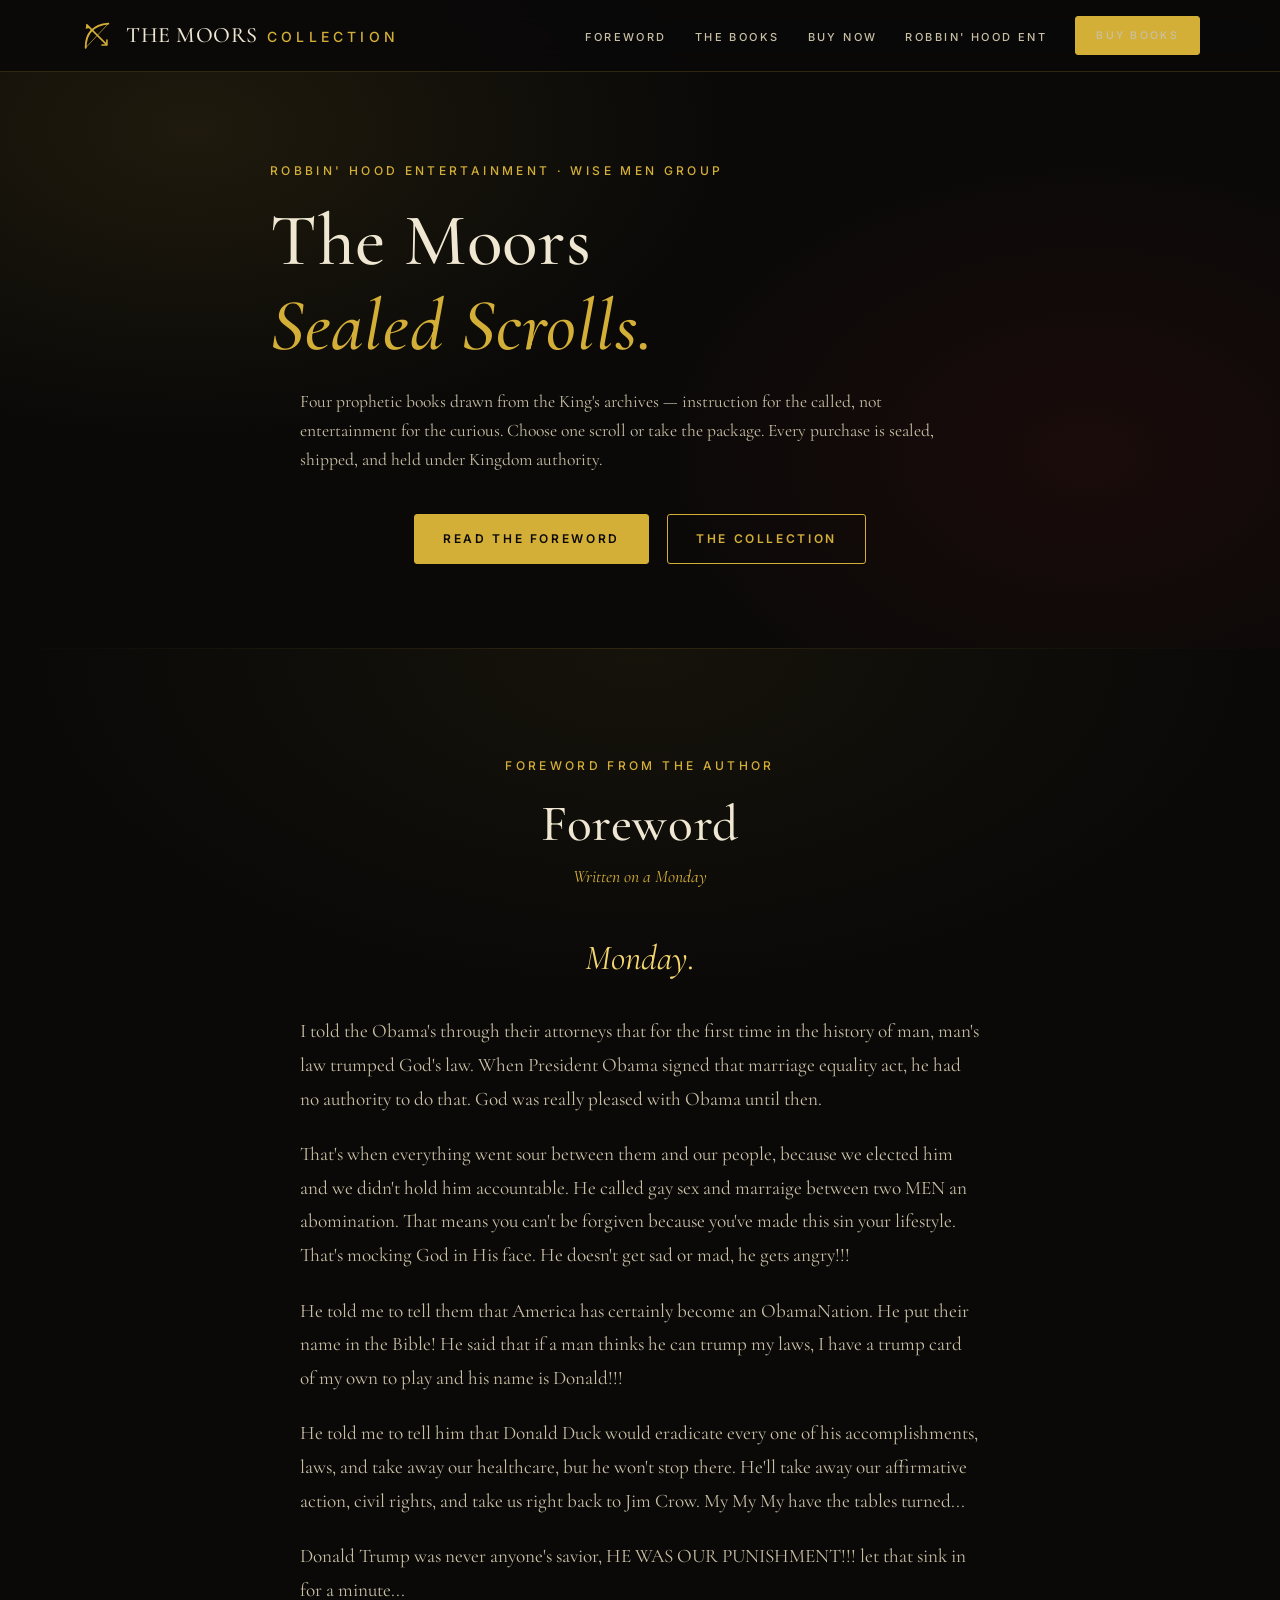
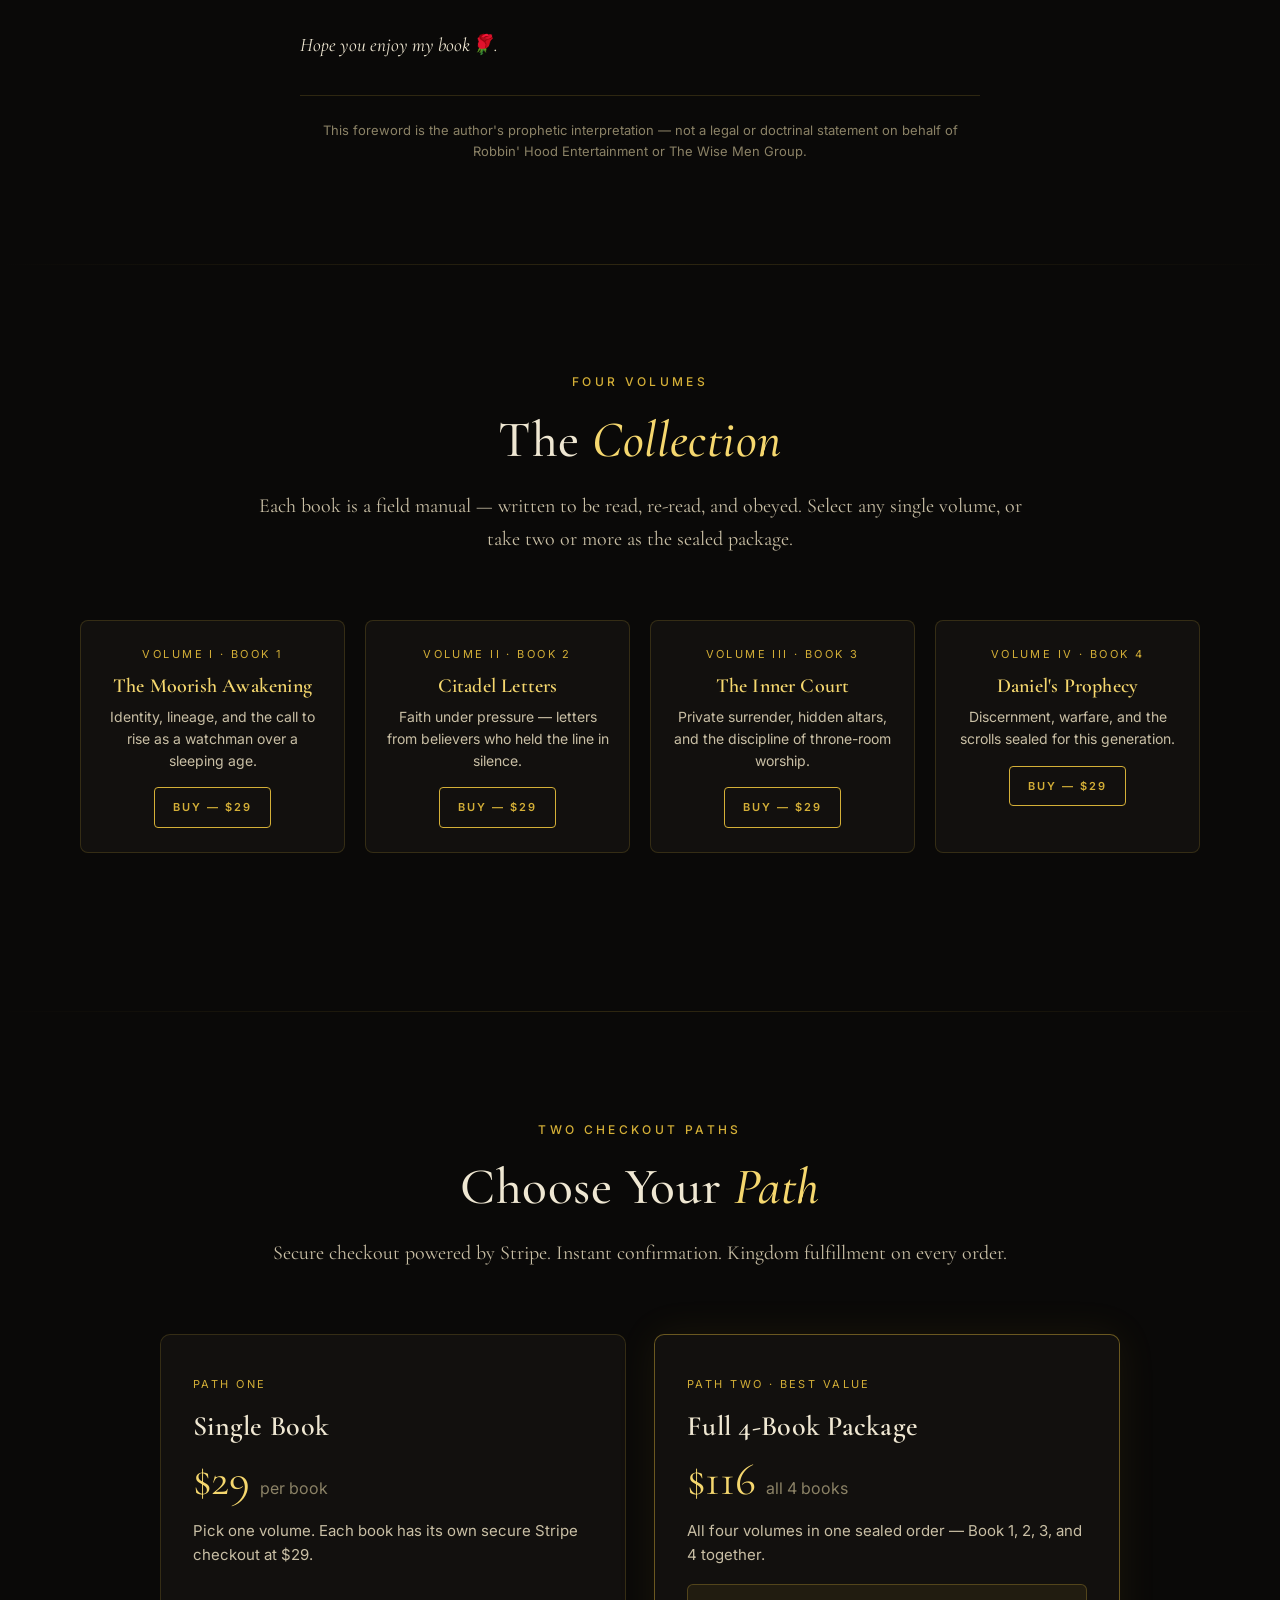
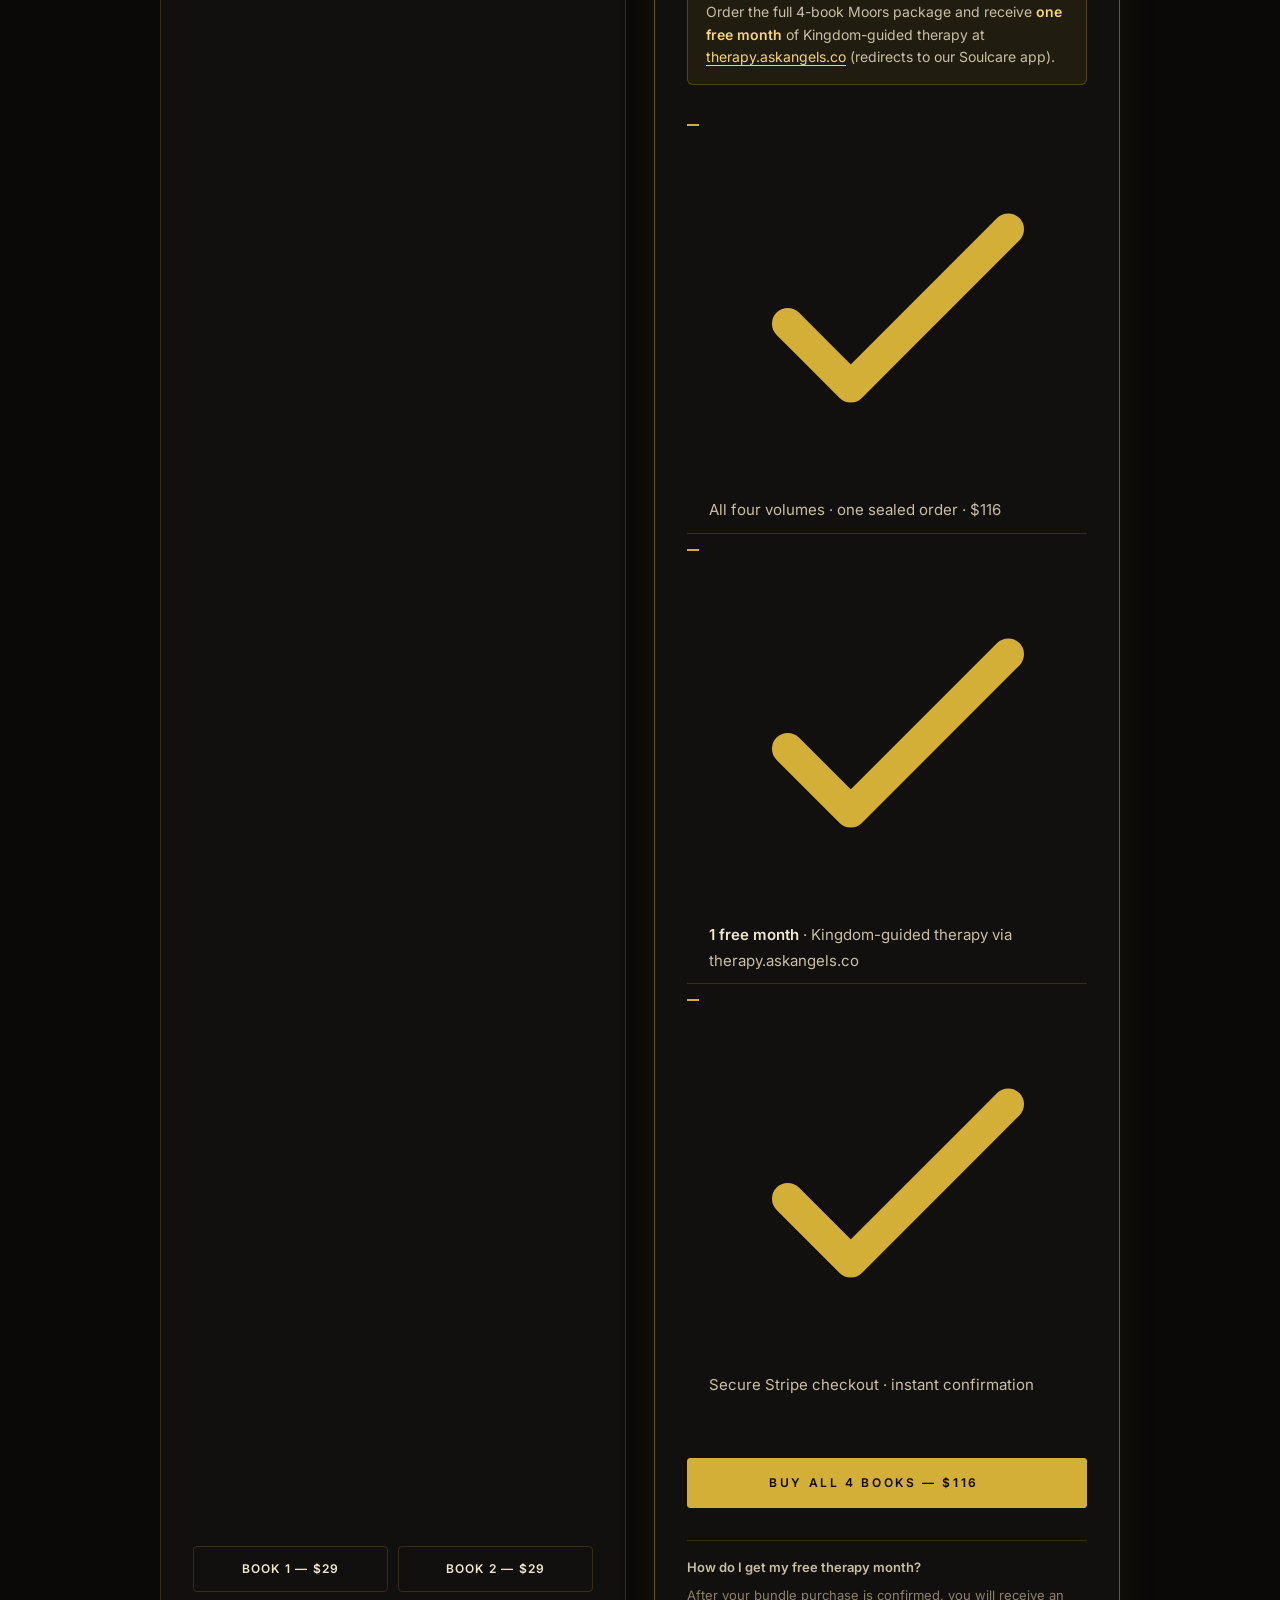
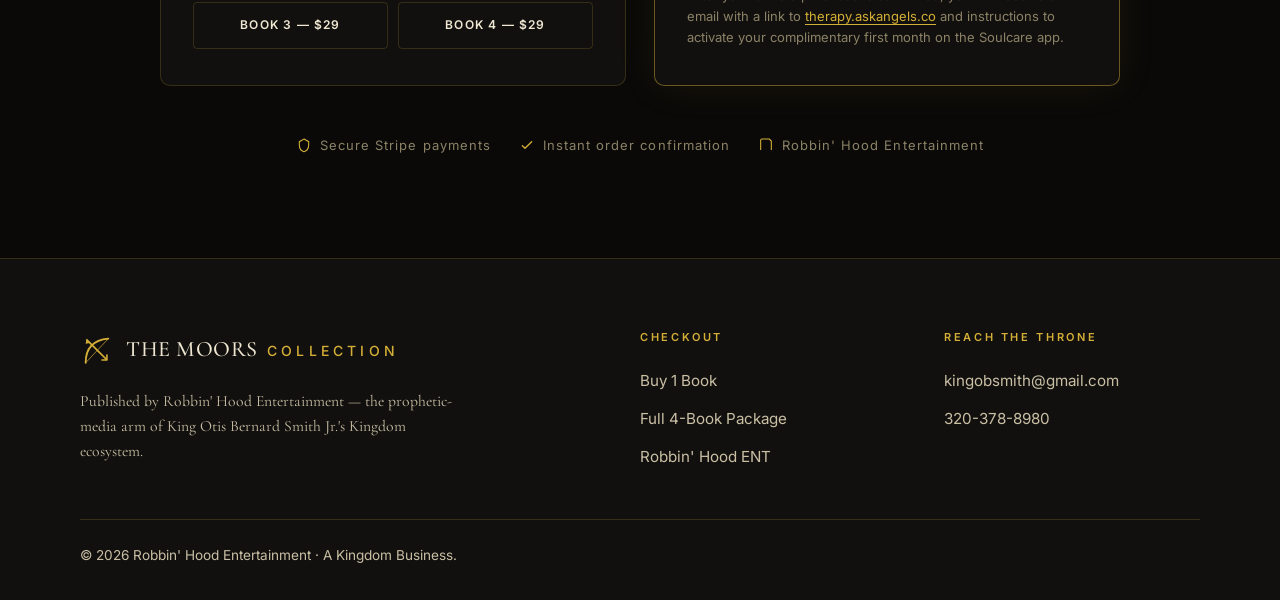
<file: moors/index.html>
<!DOCTYPE html>
<html lang="en">
<head>
<meta charset="UTF-8" />
<meta name="viewport" content="width=device-width, initial-scale=1.0" />
<title>The Moors Collection — Robbin' Hood Entertainment</title>
<meta name="description" content="Prophetic books from the King's archives. Buy one sealed scroll or take the 2+ book package with a free month of Angel Soul Care therapy." />
<link rel="preconnect" href="https://fonts.googleapis.com" />
<link rel="preconnect" href="https://fonts.gstatic.com" crossorigin />
<link href="https://fonts.googleapis.com/css2?family=Cormorant+Garamond:ital,wght@0,400;0,500;0,600;0,700;1,400;1,500;1,600&family=Inter:wght@300..700&display=swap" rel="stylesheet" />
<link rel="stylesheet" href="/base.css" />
<link rel="stylesheet" href="/style.css" />
<link rel="stylesheet" href="/moors/moors.css" />
<link rel="icon" href="data:image/svg+xml,%3Csvg xmlns='http://www.w3.org/2000/svg' viewBox='0 0 32 32'%3E%3Cpath d='M5 27C5 14 12 6 27 5' fill='none' stroke='%23D4AF37' stroke-width='2.4' stroke-linecap='round'/%3E%3Cline x1='6' y1='6' x2='26' y2='26' stroke='%23D4AF37' stroke-width='2'/%3E%3Cpath d='M22 26l4 0 0-4' fill='none' stroke='%23D4AF37' stroke-width='2' stroke-linecap='round' stroke-linejoin='round'/%3E%3C/svg%3E" />
</head>
<body>

<header class="nav" id="nav">
  <div class="nav-inner">
    <a class="brand" href="#top" aria-label="The Moors Collection home">
      <svg viewBox="0 0 48 48" fill="none" aria-hidden="true">
        <path d="M8 42C8 22 18 10 40 8" stroke="currentColor" stroke-width="2.6" stroke-linecap="round"/>
        <line x1="8" y1="42" x2="40" y2="8" stroke="currentColor" stroke-width="1.4" opacity="0.7"/>
        <line x1="9" y1="9" x2="38" y2="38" stroke="currentColor" stroke-width="2.2"/>
        <path d="M31 38l7 0 0-7" stroke="currentColor" stroke-width="2.2" stroke-linecap="round" stroke-linejoin="round"/>
        <path d="M9 9l-1 6 6-1z" fill="currentColor"/>
      </svg>
      <span class="brand-name">THE MOORS <span class="ent">COLLECTION</span></span>
    </a>
    <nav>
      <ul class="nav-links">
        <li><a href="#foreword">Foreword</a></li>
        <li><a href="#books">The Books</a></li>
        <li><a href="#checkout">Buy Now</a></li>
        <li><a href="https://robbin-hood-entertainment.vercel.app/">Robbin' Hood ENT</a></li>
        <li><a class="btn btn-gold nav-cta" href="#checkout" id="nav-buy">Buy Books</a></li>
      </ul>
    </nav>
    <button class="nav-toggle" id="navToggle" aria-label="Toggle navigation">
      <svg viewBox="0 0 24 24" fill="none"><path d="M4 7h16M4 12h16M4 17h16" stroke="currentColor" stroke-width="2" stroke-linecap="round"/></svg>
    </button>
  </div>
</header>

<main id="top">

<section class="moors-hero">
  <div class="wrap moors-hero-inner">
    <span class="eyebrow reveal">Robbin' Hood Entertainment · Wise Men Group</span>
    <h1 class="reveal">The Moors<br/><span class="gold">Sealed Scrolls.</span></h1>
    <p class="hero-sub reveal">Four prophetic books drawn from the King's archives — instruction for the called, not entertainment for the curious. Choose one scroll or take the package. Every purchase is sealed, shipped, and held under Kingdom authority.</p>
    <div class="hero-cta reveal">
      <a class="btn btn-gold" href="#foreword">Read the Foreword</a>
      <a class="btn btn-ghost" href="#books">The Collection</a>
    </div>
  </div>
</section>

<hr class="rule" />

<section class="band foreword-band" id="foreword">
  <div class="wrap foreword-wrap reveal">
    <div class="foreword-head">
      <span class="eyebrow">Foreword from the Author</span>
      <h2 class="section-title">Foreword</h2>
      <p class="foreword-date">Written on a Monday</p>
    </div>
    <p class="foreword-opener">Monday.</p>
    <div class="foreword-body">
      <p>I told the Obama's through their attorneys that for the first time in the history of man, man's law trumped God's law. When President Obama signed that marriage equality act, he had no authority to do that. God was really pleased with Obama until then.</p>
      <p>That's when everything went sour between them and our people, because we elected him and we didn't hold him accountable. He called gay sex and marraige between two MEN an abomination. That means you can't be forgiven because you've made this sin your lifestyle. That's mocking God in His face. He doesn't get sad or mad, he gets angry!!!</p>
      <p>He told me to tell them that America has certainly become an ObamaNation. He put their name in the Bible! He said that if a man thinks he can trump my laws, I have a trump card of my own to play and his name is Donald!!!</p>
      <p>He told me to tell him that Donald Duck would eradicate every one of his accomplishments, laws, and take away our healthcare, but he won't stop there. He'll take away our affirmative action, civil rights, and take us right back to Jim Crow. My My My have the tables turned...</p>
      <p>Donald Trump was never anyone's savior, HE WAS OUR PUNISHMENT!!! let that sink in for a minute...</p>
      <p class="foreword-close">Hope you enjoy my book🌹.</p>
    </div>
    <p class="foreword-note">This foreword is the author's prophetic interpretation — not a legal or doctrinal statement on behalf of Robbin' Hood Entertainment or The Wise Men Group.</p>
  </div>
</section>

<hr class="rule" />

<section class="band" id="books">
  <div class="wrap">
    <div class="band-head center reveal">
      <span class="eyebrow">Four Volumes</span>
      <h2 class="section-title">The <span class="accent">Collection</span></h2>
      <p class="lead">Each book is a field manual — written to be read, re-read, and obeyed. Select any single volume, or take two or more as the sealed package.</p>
    </div>
    <div class="book-showcase">
      <article class="book-tile reveal">
        <span class="book-num">Volume I · Book 1</span>
        <h3>The Moorish Awakening</h3>
        <p>Identity, lineage, and the call to rise as a watchman over a sleeping age.</p>
        <a class="book-buy" data-book="book1" href="#" target="_blank" rel="noopener">Buy — $29</a>
      </article>
      <article class="book-tile reveal">
        <span class="book-num">Volume II · Book 2</span>
        <h3>Citadel Letters</h3>
        <p>Faith under pressure — letters from believers who held the line in silence.</p>
        <a class="book-buy" data-book="book2" href="#" target="_blank" rel="noopener">Buy — $29</a>
      </article>
      <article class="book-tile reveal">
        <span class="book-num">Volume III · Book 3</span>
        <h3>The Inner Court</h3>
        <p>Private surrender, hidden altars, and the discipline of throne-room worship.</p>
        <a class="book-buy" data-book="book3" href="#" target="_blank" rel="noopener">Buy — $29</a>
      </article>
      <article class="book-tile reveal">
        <span class="book-num">Volume IV · Book 4</span>
        <h3>Daniel's Prophecy</h3>
        <p>Discernment, warfare, and the scrolls sealed for this generation.</p>
        <a class="book-buy" data-book="book4" href="#" target="_blank" rel="noopener">Buy — $29</a>
      </article>
    </div>
  </div>
</section>

<hr class="rule" />

<section class="band" id="checkout">
  <div class="wrap">
    <div class="band-head center reveal">
      <span class="eyebrow">Two Checkout Paths</span>
      <h2 class="section-title">Choose Your <span class="accent">Path</span></h2>
      <p class="lead">Secure checkout powered by Stripe. Instant confirmation. Kingdom fulfillment on every order.</p>
    </div>

    <div class="checkout-grid">
      <article class="checkout-card reveal">
        <span class="offer-label">Path One</span>
        <h3>Single Book</h3>
        <div class="price">$29 <small>per book</small></div>
        <p class="blurb">Pick one volume. Each book has its own secure Stripe checkout at $29.</p>
        <div class="book-pick-grid">
          <a class="book-pick" data-book="book1" href="#" target="_blank" rel="noopener">Book 1 — $29</a>
          <a class="book-pick" data-book="book2" href="#" target="_blank" rel="noopener">Book 2 — $29</a>
          <a class="book-pick" data-book="book3" href="#" target="_blank" rel="noopener">Book 3 — $29</a>
          <a class="book-pick" data-book="book4" href="#" target="_blank" rel="noopener">Book 4 — $29</a>
        </div>
      </article>

      <article class="checkout-card featured reveal">
        <span class="offer-label">Path Two · Best Value</span>
        <h3>Full 4-Book Package</h3>
        <div class="price">$116 <small>all 4 books</small></div>
        <p class="blurb">All four volumes in one sealed order — Book 1, 2, 3, and 4 together.</p>
        <div class="bundle-bonus">
          Order the full 4-book Moors package and receive <strong>one free month</strong> of Kingdom-guided therapy at <a href="https://therapy.askangels.co" target="_blank" rel="noopener">therapy.askangels.co</a> (redirects to our Soulcare app).
        </div>
        <ul class="pkg-list">
          <li><svg viewBox="0 0 24 24" fill="none"><path d="M5 13l4 4 10-10" stroke="currentColor" stroke-width="2" stroke-linecap="round" stroke-linejoin="round"/></svg>All four volumes · one sealed order · $116</li>
          <li><svg viewBox="0 0 24 24" fill="none"><path d="M5 13l4 4 10-10" stroke="currentColor" stroke-width="2" stroke-linecap="round" stroke-linejoin="round"/></svg><strong>1 free month</strong> · Kingdom-guided therapy via therapy.askangels.co</li>
          <li><svg viewBox="0 0 24 24" fill="none"><path d="M5 13l4 4 10-10" stroke="currentColor" stroke-width="2" stroke-linecap="round" stroke-linejoin="round"/></svg>Secure Stripe checkout · instant confirmation</li>
        </ul>
        <a class="btn btn-gold" id="btn-bundle" href="https://buy.stripe.com/eVq8wI6iFgxj6Ru2ki0RG00" target="_blank" rel="noopener">
          Buy All 4 Books — $116
          <svg viewBox="0 0 24 24" fill="none"><path d="M5 12h14M13 6l6 6-6 6" stroke="currentColor" stroke-width="2" stroke-linecap="round" stroke-linejoin="round"/></svg>
        </a>
        <p class="bundle-faq"><strong>How do I get my free therapy month?</strong> After your bundle purchase is confirmed, you will receive an email with a link to <a href="https://therapy.askangels.co" target="_blank" rel="noopener">therapy.askangels.co</a> and instructions to activate your complimentary first month on the Soulcare app.</p>
      </article>
    </div>

    <div class="trust-row reveal">
      <span><svg viewBox="0 0 24 24" fill="none"><path d="M12 3l7 4v5c0 5-3 9-7 10C8 21 5 17 5 12V7l7-4z" stroke="currentColor" stroke-width="1.6"/></svg> Secure Stripe payments</span>
      <span><svg viewBox="0 0 24 24" fill="none"><path d="M5 13l4 4 10-10" stroke="currentColor" stroke-width="2" stroke-linecap="round" stroke-linejoin="round"/></svg> Instant order confirmation</span>
      <span><svg viewBox="0 0 24 24" fill="none"><path d="M4 19.5V5a2 2 0 0 1 2-2h11l3 3v13.5" stroke="currentColor" stroke-width="1.6"/></svg> Robbin' Hood Entertainment</span>
    </div>
  </div>
</section>

</main>

<footer class="footer">
  <div class="wrap">
    <div class="footer-grid">
      <div>
        <a class="brand" href="#top" aria-label="The Moors Collection home">
          <svg viewBox="0 0 48 48" fill="none" aria-hidden="true">
            <path d="M8 42C8 22 18 10 40 8" stroke="currentColor" stroke-width="2.6" stroke-linecap="round"/>
            <line x1="8" y1="42" x2="40" y2="8" stroke="currentColor" stroke-width="1.4" opacity="0.7"/>
            <line x1="9" y1="9" x2="38" y2="38" stroke="currentColor" stroke-width="2.2"/>
            <path d="M31 38l7 0 0-7" stroke="currentColor" stroke-width="2.2" stroke-linecap="round" stroke-linejoin="round"/>
            <path d="M9 9l-1 6 6-1z" fill="currentColor"/>
          </svg>
          <span class="brand-name">THE MOORS <span class="ent">COLLECTION</span></span>
        </a>
        <p class="footer-blurb">Published by Robbin' Hood Entertainment — the prophetic-media arm of King Otis Bernard Smith Jr.'s Kingdom ecosystem.</p>
      </div>
      <div>
        <h4>Checkout</h4>
        <ul>
          <li><a href="#checkout">Buy 1 Book</a></li>
          <li><a href="https://buy.stripe.com/eVq8wI6iFgxj6Ru2ki0RG00" target="_blank" rel="noopener">Full 4-Book Package</a></li>
          <li><a href="https://robbin-hood-entertainment.vercel.app/">Robbin' Hood ENT</a></li>
        </ul>
      </div>
      <div>
        <h4>Reach the Throne</h4>
        <ul>
          <li><a href="mailto:kingobsmith@gmail.com">kingobsmith@gmail.com</a></li>
          <li><a href="tel:+13203788980">320-378-8980</a></li>
        </ul>
      </div>
    </div>
    <div class="footer-bottom">
      <p>© 2026 Robbin' Hood Entertainment · A Kingdom Business.</p>
    </div>
  </div>
</footer>

<script src="/stripe-books.js"></script>
<script src="/motion.js"></script>
<script>
(function () {
  var cfg = window.STRIPE_BOOK_LINKS || {};
  var books = cfg.books || {};

  document.querySelectorAll("[data-book]").forEach(function (el) {
    var key = el.getAttribute("data-book");
    var url = books[key];
    if (url) {
      el.href = url;
    } else {
      el.addEventListener("click", function (e) {
        e.preventDefault();
        alert("Book 4 single checkout link not set yet. Create a Book 4 Payment Link in Stripe and add it to stripe-books.js, or buy the full 4-book package.");
      });
    }
  });
})();
</script>
</body>
</html>
</file>
<file: base.css>
/* ================================================================
   Robbin' Hood Entertainment — base.css
   Tokens · reset · typography · layout primitives · reveal · rule
   Palette mirrors thewisemen.co (onyx + gold + crimson accent)
   ================================================================ */

:root {
  /* Onyx base */
  --onyx:       #0A0908;
  --onyx-2:     #12100E;
  --onyx-3:     #1B1815;

  /* Gold */
  --gold:       #D4AF37;
  --gold-bright:#F5D76E;
  --gold-dk:    #B8932E;

  /* Crimson (music / covenant accent) */
  --crimson:      #7A1B1B;
  --crimson-lit:  #B21414;
  --crimson-bright:#D33636;

  /* Neutrals */
  --ivory:      #EFE7D2;
  --ivory-dim:  #C9BFA5;
  --muted:      #8B8266;
  --line:       rgba(212,175,55,0.18);
  --line-strong:rgba(212,175,55,0.35);

  /* Fonts */
  --serif: 'Cormorant Garamond', Georgia, serif;
  --sans:  'Inter', system-ui, -apple-system, sans-serif;

  /* Layout */
  --wrap-max: 1200px;
  --nav-h:    72px;
}

/* ---------- reset ---------- */
* { box-sizing: border-box; margin: 0; padding: 0; }

*, *::before, *::after { box-sizing: border-box; }

html {
  scroll-behavior: smooth;
  scroll-padding-top: calc(var(--nav-h) + 8px);
  -webkit-text-size-adjust: 100%;
}

body {
  background: var(--onyx);
  color: var(--ivory);
  font-family: var(--sans);
  font-size: 16px;
  line-height: 1.7;
  -webkit-font-smoothing: antialiased;
  -moz-osx-font-smoothing: grayscale;
  text-rendering: optimizeLegibility;
  overflow-x: hidden;
  min-height: 100vh;
}

img, svg { display: block; max-width: 100%; }
svg { color: var(--gold); }             /* default color pen for inline SVGs */

a {
  color: var(--gold);
  text-decoration: none;
  transition: color .2s ease;
}
a:hover { color: var(--gold-bright); }

button {
  font: inherit;
  cursor: pointer;
  border: none;
  background: none;
  color: inherit;
}

ul { list-style: none; }

/* ---------- typography ---------- */
h1, h2, h3, h4, h5, h6 {
  font-family: var(--serif);
  color: var(--ivory);
  font-weight: 500;
  letter-spacing: .01em;
  line-height: 1.15;
}

h1 { font-size: clamp(2.6rem, 1.4rem + 4vw, 5.2rem); }
h2 { font-size: clamp(2rem,  1.2rem + 2.5vw, 3.4rem); font-weight: 500; }
h3 { font-size: clamp(1.4rem, 1.1rem + 0.8vw, 1.85rem); font-weight: 600; }
h4 { font-size: clamp(1.15rem, 1rem + 0.5vw, 1.4rem);  font-weight: 600; }

p  { color: var(--ivory-dim); }

strong { color: var(--ivory); font-weight: 600; }

.gold    { color: var(--gold); font-style: italic; }
.accent  { color: var(--gold-bright); font-style: italic; }
.fire    { color: var(--crimson-lit); font-style: italic; }

.eyebrow {
  display: inline-block;
  color: var(--gold);
  font-family: var(--sans);
  font-size: 12px;
  font-weight: 500;
  letter-spacing: .28em;
  text-transform: uppercase;
  margin-bottom: 18px;
}

.section-title { margin-bottom: 20px; }

.lead {
  font-family: var(--serif);
  font-size: clamp(1.05rem, 0.95rem + 0.4vw, 1.25rem);
  line-height: 1.65;
  color: var(--ivory-dim);
  max-width: 780px;
}

blockquote {
  font-family: var(--serif);
  font-style: italic;
  font-size: clamp(1.6rem, 1.1rem + 1.8vw, 2.6rem);
  color: var(--ivory);
  line-height: 1.3;
  max-width: 900px;
  margin-inline: auto;
}

/* ---------- layout primitives ---------- */
.wrap {
  width: 100%;
  max-width: var(--wrap-max);
  margin: 0 auto;
  padding: 0 clamp(20px, 5vw, 40px);
}

.band {
  padding: clamp(64px, 8vw, 120px) 0;
  position: relative;
}

.band-head {
  margin-bottom: clamp(40px, 5vw, 64px);
}

.center { text-align: center; }
.center .lead { margin-inline: auto; }

/* horizontal separator between bands */
.rule {
  border: 0;
  height: 1px;
  background: linear-gradient(90deg, transparent, var(--line), transparent);
  margin: 0;
}

/* ---------- buttons ---------- */
.btn {
  display: inline-flex;
  align-items: center;
  gap: 10px;
  padding: 14px 28px;
  border-radius: 3px;
  font-family: var(--sans);
  font-size: 12px;
  font-weight: 600;
  letter-spacing: .22em;
  text-transform: uppercase;
  transition: transform .2s ease, background .2s ease, color .2s ease, border-color .2s ease;
  border: 1px solid transparent;
  cursor: pointer;
  white-space: nowrap;
}
.btn svg { width: 16px; height: 16px; }

.btn-gold {
  background: var(--gold);
  color: var(--onyx);
  border-color: var(--gold);
}
.btn-gold:hover {
  background: var(--gold-bright);
  color: var(--onyx);
  transform: translateY(-2px);
}

.btn-ghost {
  background: transparent;
  color: var(--gold);
  border-color: var(--gold);
}
.btn-ghost:hover {
  background: var(--gold);
  color: var(--onyx);
}

/* ---------- reveal animation ---------- */
.reveal {
  opacity: 0;
  transform: translateY(24px);
  transition: opacity .8s ease, transform .8s ease;
}
.reveal.is-in,
.reveal.visible,
.reveal.in-view {
  opacity: 1;
  transform: translateY(0);
}
/* Fallback: if motion.js never fires, still show content after 1.2s */
@media (prefers-reduced-motion: reduce) {
  .reveal { opacity: 1; transform: none; transition: none; }
}

/* Safety net — if the JS observer is missing, show content on load */
.no-js .reveal { opacity: 1; transform: none; }

/* ---------- selection ---------- */
::selection {
  background: var(--gold);
  color: var(--onyx);
}

/* ---------- focus visible ---------- */
:focus-visible {
  outline: 2px solid var(--gold-bright);
  outline-offset: 3px;
  border-radius: 2px;
}
</file>
<file: style.css>
/* ================================================================
   Robbin' Hood Entertainment — style.css
   Nav · Hero · Angel · Music · Roads · Catalog · Publish · Mission
   Begin (Commissions / Publishing / Music) · Intake form · Footer
   ================================================================ */

/* ============================================================
   NAV
   ============================================================ */
.nav {
  position: fixed;
  top: 0; left: 0; right: 0;
  z-index: 100;
  background: rgba(10,9,8, 0.88);
  backdrop-filter: blur(14px);
  -webkit-backdrop-filter: blur(14px);
  border-bottom: 1px solid var(--line);
  height: var(--nav-h);
}
.nav-inner {
  max-width: var(--wrap-max);
  height: 100%;
  margin: 0 auto;
  padding: 0 clamp(20px, 5vw, 40px);
  display: flex;
  align-items: center;
  justify-content: space-between;
  gap: 24px;
}
.brand {
  display: flex;
  align-items: center;
  gap: 12px;
  color: var(--gold);
}
.brand svg { width: 34px; height: 34px; }
.brand-name {
  font-family: var(--serif);
  font-size: 22px;
  font-weight: 500;
  color: var(--ivory);
  letter-spacing: .5px;
}
.brand-name .ent {
  color: var(--gold);
  font-size: 14px;
  letter-spacing: .3em;
  margin-left: 4px;
  font-family: var(--sans);
  font-weight: 500;
}
.nav-links {
  display: flex;
  align-items: center;
  gap: 28px;
}
.nav-links a {
  font-family: var(--sans);
  font-size: 11px;
  color: var(--ivory-dim);
  letter-spacing: .22em;
  text-transform: uppercase;
  font-weight: 500;
}
.nav-links a:hover { color: var(--gold); }
.nav-cta {
  padding: 10px 20px !important;
  font-size: 10.5px !important;
  letter-spacing: .22em !important;
}
.nav-toggle {
  display: none;
  color: var(--gold);
  width: 40px; height: 40px;
  align-items: center;
  justify-content: center;
}
.nav-toggle svg { width: 24px; height: 24px; }

@media (max-width: 840px) {
  .nav-links { display: none; }
  .nav-toggle { display: inline-flex; }
  .nav.open .nav-links {
    display: flex;
    position: absolute;
    top: var(--nav-h);
    left: 0; right: 0;
    flex-direction: column;
    background: rgba(10,9,8,0.98);
    padding: 24px;
    gap: 20px;
    border-bottom: 1px solid var(--line);
  }
}

/* ============================================================
   HERO
   ============================================================ */
.hero {
  padding: calc(var(--nav-h) + 60px) 0 clamp(80px, 10vw, 140px);
  position: relative;
  overflow: hidden;
  background:
    radial-gradient(1000px 600px at 15% 20%, rgba(212,175,55,0.10), transparent 60%),
    radial-gradient(900px 500px at 100% 100%, rgba(122,27,27,0.10), transparent 65%),
    var(--onyx);
}
.hero-inner {
  max-width: 940px;
  margin: 0 auto;
  padding: 0 clamp(20px, 5vw, 40px);
  text-align: center;
}
.hero-crest {
  width: clamp(72px, 8vw, 96px);
  height: clamp(72px, 8vw, 96px);
  color: var(--gold);
  margin: 0 auto 32px;
}
.hero h1 {
  font-size: clamp(2.8rem, 1.4rem + 5vw, 6rem);
  line-height: 1.05;
  margin-bottom: 24px;
}
.hero-tag {
  font-family: var(--serif);
  font-style: italic;
  font-size: clamp(1.1rem, 0.95rem + 0.6vw, 1.5rem);
  color: var(--gold);
  margin-bottom: 28px;
}
.hero-sub {
  font-family: var(--serif);
  font-size: clamp(1.05rem, 0.95rem + 0.4vw, 1.25rem);
  line-height: 1.65;
  color: var(--ivory-dim);
  max-width: 720px;
  margin: 0 auto 40px;
}
.hero-cta {
  display: flex;
  gap: 18px;
  justify-content: center;
  flex-wrap: wrap;
}

/* ============================================================
   ANGEL CARD (used by AI + Music intro blocks)
   ============================================================ */
.angel-card {
  display: grid;
  grid-template-columns: 120px 1fr;
  gap: 40px;
  align-items: flex-start;
  background: linear-gradient(180deg, rgba(212,175,55,0.05), rgba(212,175,55,0.02));
  border: 1px solid var(--line-strong);
  border-radius: 8px;
  padding: clamp(28px, 4vw, 44px);
  margin-bottom: clamp(60px, 8vw, 90px);
}
.angel-sigil {
  width: 96px; height: 96px;
  color: var(--gold);
}
@media (max-width: 720px) {
  .angel-card {
    grid-template-columns: 1fr;
    text-align: center;
  }
  .angel-sigil { margin: 0 auto; }
}
.angel-card h2 {
  margin-bottom: 16px;
}

/* ============================================================
   STEPS (used by Angel AI + Music)
   ============================================================ */
.steps {
  display: grid;
  grid-template-columns: repeat(3, 1fr);
  gap: 36px;
  margin-top: 20px;
}
.step {
  position: relative;
  padding: 32px 24px;
  background: var(--onyx-2);
  border: 1px solid var(--line);
  border-radius: 6px;
  transition: transform .3s ease, border-color .3s ease;
}
.step:hover {
  transform: translateY(-4px);
  border-color: var(--line-strong);
}
.step-line {
  position: absolute;
  top: 0; left: 24px; right: 24px;
  height: 2px;
  background: linear-gradient(90deg, var(--gold), transparent);
}
.step-num {
  display: block;
  font-family: var(--serif);
  font-size: 42px;
  font-style: italic;
  color: var(--gold);
  margin-bottom: 12px;
  line-height: 1;
}
.step-icon {
  width: 28px; height: 28px;
  color: var(--gold);
  margin-bottom: 20px;
}
.step h3 {
  color: var(--ivory);
  margin-bottom: 12px;
  font-size: 1.35rem;
}
.step p {
  font-size: 0.95rem;
  color: var(--ivory-dim);
}
@media (max-width: 900px) {
  .steps { grid-template-columns: 1fr; }
}

/* ============================================================
   ROAD GRID (Distribution Choice)
   ============================================================ */
.road-grid {
  display: grid;
  grid-template-columns: repeat(2, 1fr);
  gap: 32px;
  margin-top: 20px;
}
.road {
  position: relative;
  padding: 44px 36px 36px;
  background: var(--onyx-2);
  border: 1px solid var(--line);
  border-radius: 8px;
}
.road-gold    { border-color: rgba(212,175,55,0.45); }
.road-crimson { border-color: rgba(178,20,20,0.4); }

.road-flag {
  position: absolute;
  top: -12px; left: 32px;
  display: inline-block;
  padding: 6px 14px;
  background: var(--gold);
  color: var(--onyx);
  font-family: var(--sans);
  font-size: 11px;
  font-weight: 700;
  letter-spacing: .22em;
  text-transform: uppercase;
  border-radius: 3px;
}
.road-flag-crimson {
  background: var(--crimson-lit);
  color: var(--ivory);
}
.road h3 {
  margin-bottom: 16px;
  color: var(--ivory);
}
.road-lede {
  font-family: var(--serif);
  font-size: 1.05rem;
  color: var(--ivory-dim);
  margin-bottom: 22px;
  line-height: 1.6;
}
.road-list {
  margin-bottom: 24px;
}
.road-list li {
  display: flex;
  align-items: flex-start;
  gap: 12px;
  padding: 10px 0;
  color: var(--ivory-dim);
  font-size: 0.95rem;
  border-bottom: 1px solid var(--line);
}
.road-list li:last-child { border-bottom: 0; }
.road-list svg {
  flex: 0 0 20px;
  width: 20px; height: 20px;
  color: var(--gold);
  margin-top: 3px;
}
.road-foot {
  font-family: var(--serif);
  font-style: italic;
  color: var(--muted);
  font-size: 0.95rem;
  padding-top: 12px;
  border-top: 1px solid var(--line);
}
.road-note {
  text-align: center;
  font-family: var(--serif);
  font-style: italic;
  color: var(--muted);
  margin-top: 40px;
  font-size: 1.05rem;
}

@media (max-width: 900px) {
  .road-grid { grid-template-columns: 1fr; }
}

/* ============================================================
   CATALOG GRID (top-level catalog of works)
   ============================================================ */
.catalog-grid {
  display: grid;
  grid-template-columns: repeat(3, 1fr);
  gap: 32px;
}
.work {
  background: var(--onyx-2);
  border: 1px solid var(--line);
  border-radius: 6px;
  overflow: hidden;
  transition: transform .3s ease, border-color .3s ease;
}
.work:hover {
  transform: translateY(-6px);
  border-color: var(--line-strong);
}
.work-cover {
  width: 100%;
  aspect-ratio: 3/4;
  display: block;
}
.work-body { padding: 24px 24px 28px; }
.work-kind {
  display: block;
  font-family: var(--sans);
  font-size: 10.5px;
  color: var(--gold);
  letter-spacing: .22em;
  text-transform: uppercase;
  margin-bottom: 10px;
}
.work h3 {
  color: var(--ivory);
  margin-bottom: 10px;
  font-size: 1.4rem;
}
.work p {
  font-size: 0.95rem;
  color: var(--ivory-dim);
}
@media (max-width: 900px) {
  .catalog-grid { grid-template-columns: 1fr; }
}

/* ============================================================
   PUBLISH GRID ("What We Publish" — 3 pcards)
   ============================================================ */
.publish-grid {
  display: grid;
  grid-template-columns: repeat(3, 1fr);
  gap: 32px;
}
.pcard {
  text-align: center;
  padding: 44px 28px;
  background: var(--onyx-2);
  border: 1px solid var(--line);
  border-radius: 6px;
  transition: transform .3s ease, border-color .3s ease;
}
.pcard:hover {
  transform: translateY(-4px);
  border-color: var(--line-strong);
}
.pcard-icon {
  width: 44px; height: 44px;
  color: var(--gold);
  margin: 0 auto 22px;
}
.pcard h3 {
  color: var(--ivory);
  margin-bottom: 14px;
}
.pcard p {
  font-size: 0.95rem;
  color: var(--ivory-dim);
}
@media (max-width: 900px) {
  .publish-grid { grid-template-columns: 1fr; }
}

/* ============================================================
   MISSION QUOTE
   ============================================================ */
.mission {
  padding: clamp(80px, 10vw, 140px) 0;
  text-align: center;
  background:
    radial-gradient(700px 400px at 50% 50%, rgba(212,175,55,0.06), transparent 60%),
    var(--onyx-2);
  border-top: 1px solid var(--line);
  border-bottom: 1px solid var(--line);
}
.mission-icon {
  width: 56px; height: 56px;
  color: var(--gold);
  margin: 0 auto 32px;
}
.mission blockquote { margin-bottom: 20px; }
.attr {
  font-family: var(--serif);
  font-style: italic;
  color: var(--gold);
  font-size: 1.1rem;
}

/* ============================================================
   BEGIN / TIERS / PRICING
   ============================================================ */
.tier-head {
  text-align: center;
  margin-bottom: 40px;
}
.tier-sub {
  font-family: var(--serif);
  color: var(--ivory);
  margin: 16px auto 0;
  font-size: clamp(1.4rem, 1.1rem + 1vw, 2rem);
}
.flag {
  display: inline-block;
  padding: 7px 18px;
  font-family: var(--sans);
  font-size: 11px;
  font-weight: 700;
  letter-spacing: .24em;
  text-transform: uppercase;
  border-radius: 3px;
}
.flag-gold    { background: var(--gold);       color: var(--onyx); }
.flag-crimson { background: var(--crimson-lit); color: var(--ivory); }

.price-grid,
.package-grid,
.music-grid {
  display: grid;
  grid-template-columns: repeat(3, 1fr);
  gap: 28px;
  margin-top: 32px;
}
.music-grid { grid-template-columns: repeat(2, 1fr); }

.price-card,
.package-card {
  position: relative;
  padding: 40px 32px 36px;
  background: var(--onyx-2);
  border: 1px solid var(--line);
  border-radius: 8px;
  display: flex;
  flex-direction: column;
  transition: transform .3s ease, border-color .3s ease;
}
.price-card:hover,
.package-card:hover {
  transform: translateY(-4px);
  border-color: var(--line-strong);
}

.price-featured {
  border-color: var(--gold);
  background: linear-gradient(180deg, rgba(212,175,55,0.08), rgba(212,175,55,0.02));
  transform: scale(1.02);
}
.price-featured:hover { transform: scale(1.02) translateY(-4px); }

.price-kind {
  display: block;
  font-family: var(--sans);
  font-size: 10.5px;
  color: var(--gold);
  letter-spacing: .22em;
  text-transform: uppercase;
  margin-bottom: 14px;
}
.price-card h4,
.package-card h4 {
  color: var(--ivory);
  font-size: 1.6rem;
  margin-bottom: 18px;
}
.price-amount {
  font-family: var(--serif);
  font-size: clamp(2.4rem, 1.4rem + 2.5vw, 3.4rem);
  color: var(--gold-bright);
  font-weight: 600;
  line-height: 1;
  margin-bottom: 8px;
}
.price-amount .per {
  display: inline-block;
  margin-left: 8px;
  font-family: var(--sans);
  font-size: 12px;
  color: var(--muted);
  letter-spacing: .16em;
  text-transform: uppercase;
  font-weight: 400;
  vertical-align: middle;
}
.price-blurb {
  color: var(--ivory-dim);
  font-size: 0.95rem;
  margin: 16px 0 24px;
  flex: 1;
}
.pkg-list {
  margin: 8px 0 26px;
}
.pkg-list li {
  padding: 10px 0;
  color: var(--ivory-dim);
  font-size: 0.94rem;
  border-bottom: 1px solid var(--line);
  position: relative;
  padding-left: 22px;
}
.pkg-list li::before {
  content: "";
  position: absolute;
  left: 0; top: 15px;
  width: 12px; height: 2px;
  background: var(--gold);
}
.pkg-list li:last-child { border-bottom: 0; }
.price-card .btn,
.package-card .btn { align-self: flex-start; }

@media (max-width: 900px) {
  .price-grid,
  .package-grid,
  .music-grid { grid-template-columns: 1fr; }
  .price-featured { transform: none; }
  .price-featured:hover { transform: translateY(-4px); }
}

/* --- Music (crimson-tinted) covenant cards --- */
.music-card { padding-top: 52px; }
.music-ribbon {
  position: absolute;
  top: -12px; left: 32px;
  padding: 7px 16px;
  background: var(--gold);
  color: var(--onyx);
  font-family: var(--sans);
  font-size: 11px;
  font-weight: 700;
  letter-spacing: .24em;
  text-transform: uppercase;
  border-radius: 3px;
}
.music-ribbon-crimson {
  background: var(--crimson-lit);
  color: var(--ivory);
}
.music-exclusive {
  border-color: var(--gold);
  background: linear-gradient(180deg, rgba(212,175,55,0.08), rgba(212,175,55,0.02));
}
.music-wide {
  border-color: rgba(178,20,20,0.4);
}
.covenant-note {
  margin-top: 20px;
  padding-top: 18px;
  border-top: 1px solid var(--line);
  font-family: var(--serif);
  font-style: italic;
  font-size: 0.88rem;
  color: var(--muted);
  line-height: 1.55;
}

/* ============================================================
   INTAKE FORM
   ============================================================ */
.intake-divider {
  margin: clamp(60px, 8vw, 90px) auto;
  max-width: 400px;
}
.submit-wrap {
  display: grid;
  grid-template-columns: 1fr 1fr;
  gap: 60px;
  align-items: flex-start;
  max-width: 1080px;
  margin: 0 auto;
}
.submit-copy h2 { margin-bottom: 18px; }
.submit-copy p {
  color: var(--ivory-dim);
  margin-bottom: 20px;
  font-family: var(--serif);
  font-size: 1.1rem;
  line-height: 1.65;
}
.submit-copy ul { margin-top: 10px; }
.submit-copy li {
  display: flex;
  align-items: flex-start;
  gap: 12px;
  padding: 10px 0;
  color: var(--ivory-dim);
  font-size: 0.95rem;
  border-bottom: 1px solid var(--line);
}
.submit-copy li:last-child { border-bottom: 0; }
.submit-copy li svg {
  flex: 0 0 20px;
  width: 20px; height: 20px;
  color: var(--gold);
  margin-top: 3px;
}

.submit-form {
  background: var(--onyx-2);
  border: 1px solid var(--line-strong);
  border-radius: 8px;
  padding: 36px 32px;
  display: flex;
  flex-direction: column;
  gap: 18px;
}
.field { display: flex; flex-direction: column; gap: 8px; }
.field label {
  font-family: var(--sans);
  font-size: 11px;
  color: var(--gold);
  letter-spacing: .22em;
  text-transform: uppercase;
  font-weight: 600;
}
.field input,
.field select,
.field textarea {
  width: 100%;
  padding: 12px 14px;
  background: var(--onyx);
  color: var(--ivory);
  border: 1px solid var(--line);
  border-radius: 4px;
  font-family: var(--sans);
  font-size: 15px;
  transition: border-color .2s ease, background .2s ease;
}
.field textarea {
  min-height: 110px;
  resize: vertical;
  font-family: var(--serif);
  font-size: 16px;
  line-height: 1.55;
}
.field input:focus,
.field select:focus,
.field textarea:focus {
  outline: none;
  border-color: var(--gold);
  background: var(--onyx-3);
}
.field input::placeholder,
.field textarea::placeholder {
  color: var(--muted);
  font-style: italic;
}
.submit-form .btn { align-self: flex-start; margin-top: 6px; }
.form-note {
  margin-top: 8px;
  font-family: var(--serif);
  font-style: italic;
  font-size: 0.92rem;
  color: var(--muted);
}

@media (max-width: 900px) {
  .submit-wrap { grid-template-columns: 1fr; gap: 40px; }
}

/* ============================================================
   FOOTER
   ============================================================ */
.footer {
  background: var(--onyx-2);
  border-top: 1px solid var(--line);
  padding: 72px 0 32px;
  color: var(--ivory-dim);
}
.footer .brand { margin-bottom: 20px; }
.footer-blurb {
  font-family: var(--serif);
  font-size: 0.98rem;
  color: var(--ivory-dim);
  line-height: 1.6;
  max-width: 380px;
}
.footer-grid {
  display: grid;
  grid-template-columns: 2fr 1fr 1fr;
  gap: 48px;
  padding-bottom: 44px;
  border-bottom: 1px solid var(--line);
}
.footer h4 {
  color: var(--gold);
  font-family: var(--sans);
  font-size: 11px;
  font-weight: 600;
  letter-spacing: .24em;
  text-transform: uppercase;
  margin-bottom: 18px;
}
.footer ul li {
  padding: 6px 0;
  font-size: 0.95rem;
}
.footer a {
  color: var(--ivory-dim);
  transition: color .2s ease;
}
.footer a:hover { color: var(--gold); }
.contact-item {
  display: block;
  color: var(--ivory-dim);
  font-size: 0.9rem;
  line-height: 1.55;
}
.footer-bottom {
  padding-top: 24px;
  display: flex;
  justify-content: space-between;
  align-items: center;
  flex-wrap: wrap;
  gap: 16px;
  font-size: 0.85rem;
  color: var(--muted);
}
.sisters {
  display: flex;
  gap: 18px;
  flex-wrap: wrap;
  font-family: var(--sans);
  font-size: 10.5px;
  letter-spacing: .2em;
  text-transform: uppercase;
  color: var(--gold);
}
.sisters span:not(:last-child)::after {
  content: "·";
  margin-left: 18px;
  color: var(--muted);
}
@media (max-width: 780px) {
  .footer-grid { grid-template-columns: 1fr; gap: 32px; }
  .footer-bottom { flex-direction: column; align-items: flex-start; }
}
</file>
<file: moors/moors.css>
.moors-hero {
  min-height: 72vh;
  display: flex;
  align-items: center;
  padding-top: var(--nav-h);
  background:
    radial-gradient(900px 520px at 15% 20%, rgba(212,175,55,0.10), transparent 60%),
    radial-gradient(700px 480px at 85% 70%, rgba(122,27,27,0.14), transparent 65%);
}
.moors-hero-inner { max-width: 820px; }
.moors-hero h1 { margin-bottom: 18px; }
.moors-hero .hero-sub { max-width: 680px; font-size: 1.1rem; }

.foreword-band {
  background: radial-gradient(900px 500px at 50% 0%, rgba(212,175,55,0.06), transparent 70%);
}
.foreword-wrap {
  max-width: 760px;
  margin: 0 auto;
}
.foreword-head {
  text-align: center;
  margin-bottom: 36px;
}
.foreword-head .section-title {
  margin-bottom: 8px;
}
.foreword-date {
  font-family: var(--serif);
  font-style: italic;
  color: var(--gold);
  font-size: 1.1rem;
}
.foreword-opener {
  font-family: var(--serif);
  font-size: clamp(1.8rem, 1.4rem + 1vw, 2.4rem);
  color: var(--gold-bright);
  font-style: italic;
  margin-bottom: 28px;
  text-align: center;
}
.foreword-body p {
  font-family: var(--serif);
  font-size: clamp(1.05rem, 1rem + 0.3vw, 1.2rem);
  line-height: 1.75;
  color: var(--ivory-dim);
  margin-bottom: 22px;
}
.foreword-body p:last-child {
  margin-bottom: 0;
}
.foreword-close {
  color: var(--ivory) !important;
  font-style: italic;
  margin-top: 8px;
}
.foreword-note {
  margin-top: 32px;
  padding-top: 24px;
  border-top: 1px solid var(--line);
  font-size: 13px;
  color: var(--muted);
  line-height: 1.6;
  text-align: center;
}
.bundle-faq {
  margin-top: 16px;
  padding-top: 16px;
  border-top: 1px solid var(--line);
  font-size: 13px;
  line-height: 1.65;
  color: var(--muted);
}
.bundle-faq strong {
  color: var(--ivory-dim);
  display: block;
  margin-bottom: 6px;
}
.bundle-faq a {
  color: var(--gold);
  text-decoration: underline;
  text-underline-offset: 3px;
}

.book-showcase {
  display: grid;
  grid-template-columns: repeat(4, 1fr);
  gap: 20px;
  margin-bottom: 56px;
}
@media (max-width: 900px) {
  .book-showcase { grid-template-columns: repeat(2, 1fr); }
}
@media (max-width: 520px) {
  .book-showcase { grid-template-columns: 1fr; }
}
.book-tile {
  background: var(--onyx-2);
  border: 1px solid var(--line);
  border-radius: 8px;
  padding: 24px 20px;
  text-align: center;
  transition: border-color .2s ease, transform .2s ease;
}
.book-tile:hover {
  border-color: var(--line-strong);
  transform: translateY(-3px);
}
.book-tile .book-num {
  display: block;
  font-size: 11px;
  letter-spacing: .22em;
  text-transform: uppercase;
  color: var(--gold);
  margin-bottom: 12px;
}
.book-tile h3 {
  font-size: 1.25rem;
  color: var(--gold-bright);
  margin-bottom: 8px;
}
.book-tile p {
  font-size: 14px;
  line-height: 1.55;
}
.book-tile .book-buy {
  display: inline-flex;
  align-items: center;
  justify-content: center;
  margin-top: 16px;
  padding: 10px 18px;
  background: transparent;
  border: 1px solid var(--gold);
  border-radius: 4px;
  color: var(--gold);
  font-family: var(--sans);
  font-size: 11px;
  font-weight: 600;
  letter-spacing: .18em;
  text-transform: uppercase;
  text-decoration: none;
  transition: all .2s ease;
}
.book-tile .book-buy:hover {
  background: var(--gold);
  color: var(--onyx);
}
.book-pick-grid {
  display: grid;
  grid-template-columns: 1fr 1fr;
  gap: 10px;
  margin-top: 8px;
}
@media (max-width: 520px) {
  .book-pick-grid { grid-template-columns: 1fr; }
}
.book-pick {
  display: flex;
  align-items: center;
  justify-content: center;
  padding: 12px 14px;
  border: 1px solid var(--line);
  border-radius: 4px;
  color: var(--ivory);
  font-size: 12px;
  font-weight: 600;
  letter-spacing: .1em;
  text-transform: uppercase;
  text-decoration: none;
  transition: all .2s ease;
}
.book-pick:hover {
  border-color: var(--gold);
  color: var(--gold-bright);
}

.checkout-grid {
  display: grid;
  grid-template-columns: 1fr 1fr;
  gap: 28px;
  max-width: 960px;
  margin: 0 auto;
}
@media (max-width: 760px) {
  .checkout-grid { grid-template-columns: 1fr; }
}
.checkout-card {
  background: var(--onyx-2);
  border: 1px solid var(--line);
  border-radius: 10px;
  padding: 40px 32px 36px;
  display: flex;
  flex-direction: column;
  gap: 16px;
}
.checkout-card.featured {
  border-color: rgba(212,175,55,0.45);
  box-shadow: 0 0 40px rgba(212,175,55,0.08);
}
.checkout-card .offer-label {
  font-size: 11px;
  letter-spacing: .22em;
  text-transform: uppercase;
  color: var(--gold);
}
.checkout-card h3 {
  font-size: 1.75rem;
  color: var(--ivory);
}
.checkout-card .price {
  font-family: var(--serif);
  font-size: 2.8rem;
  color: var(--gold-bright);
  line-height: 1;
}
.checkout-card .price small {
  font-size: 1rem;
  color: var(--muted);
  font-family: var(--sans);
}
.checkout-card .blurb {
  flex: 1;
  font-size: 15px;
  line-height: 1.65;
}
.bundle-bonus {
  background: rgba(212,175,55,0.08);
  border: 1px solid rgba(212,175,55,0.28);
  border-radius: 6px;
  padding: 16px 18px;
  font-size: 14px;
  line-height: 1.6;
  color: var(--ivory-dim);
}
.bundle-bonus strong { color: var(--gold-bright); }
.bundle-bonus a {
  color: var(--gold-bright);
  text-decoration: underline;
  text-underline-offset: 3px;
}
.checkout-card .btn { width: 100%; justify-content: center; margin-top: 8px; }

.trust-row {
  display: flex;
  flex-wrap: wrap;
  justify-content: center;
  gap: 28px;
  margin-top: 48px;
  font-size: 13px;
  color: var(--muted);
  letter-spacing: .08em;
}
.trust-row span { display: flex; align-items: center; gap: 8px; }
.trust-row svg { width: 16px; height: 16px; color: var(--gold); }
</file>
